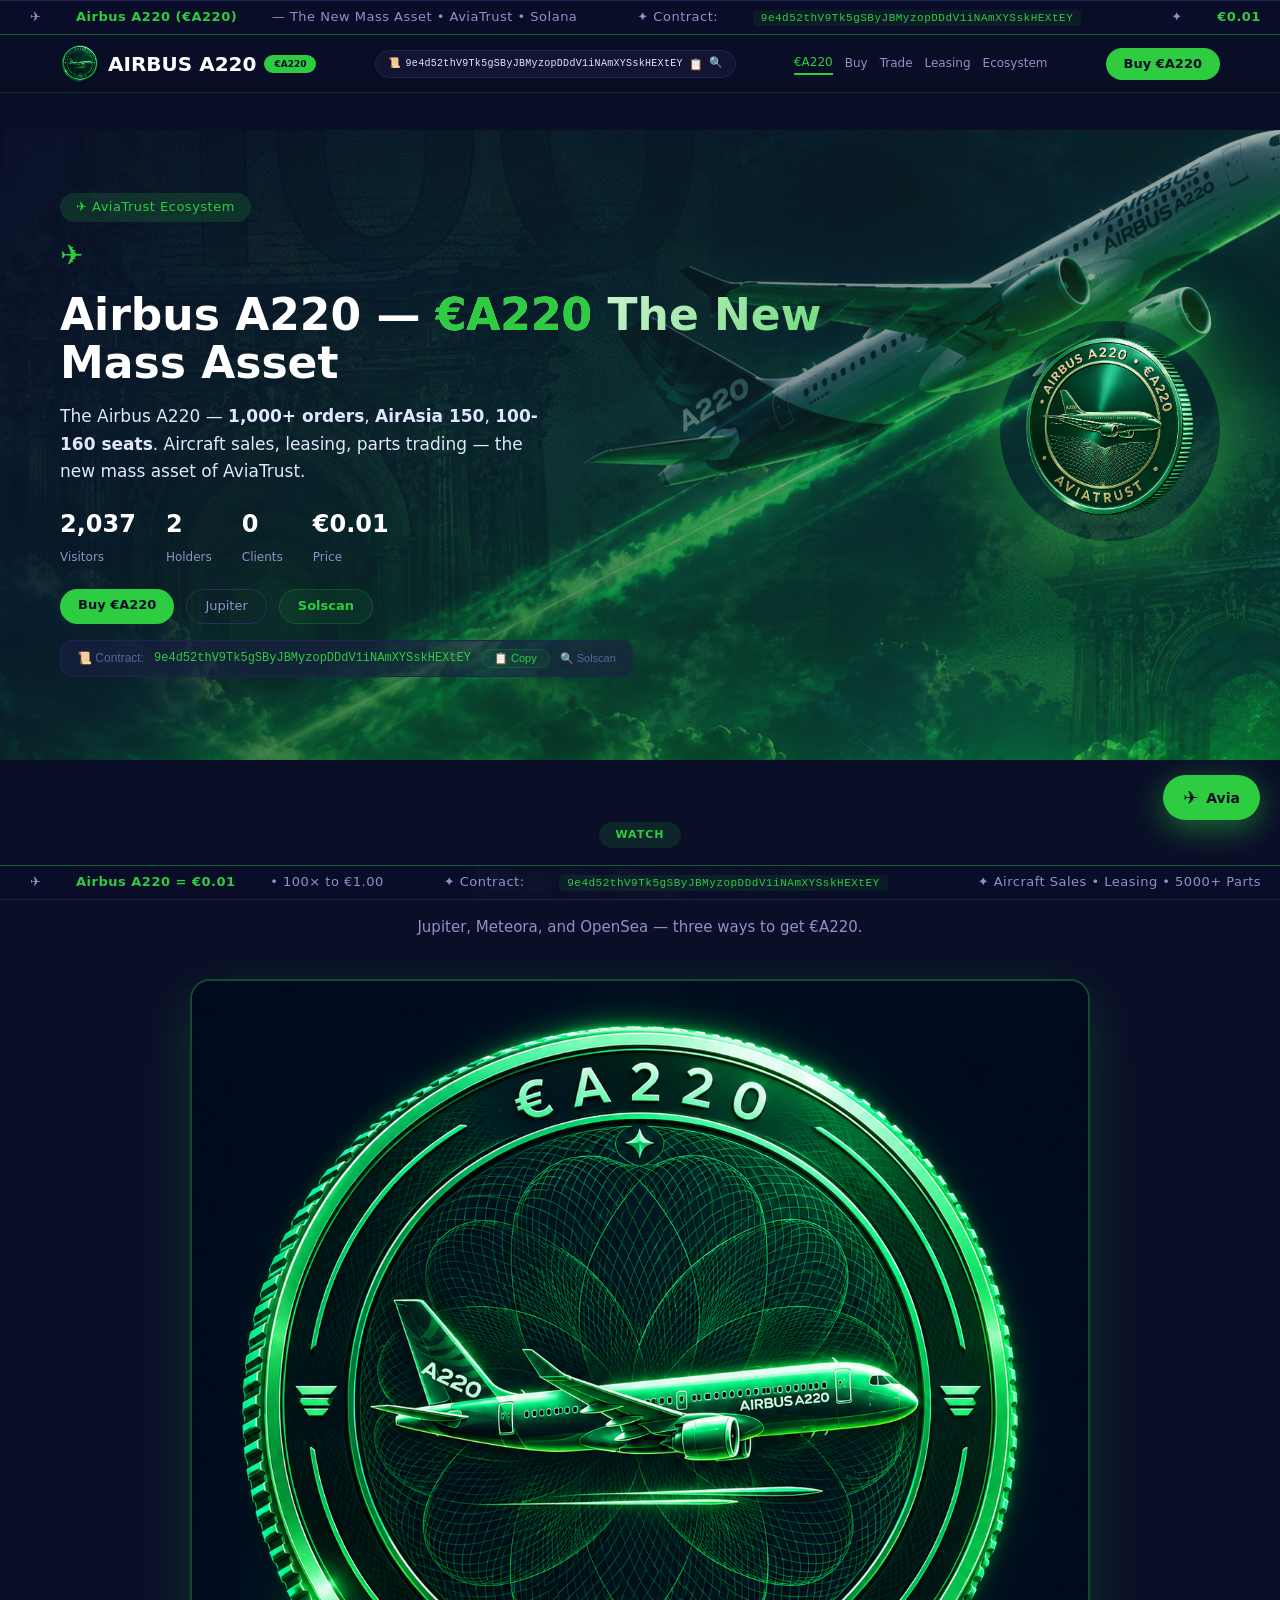
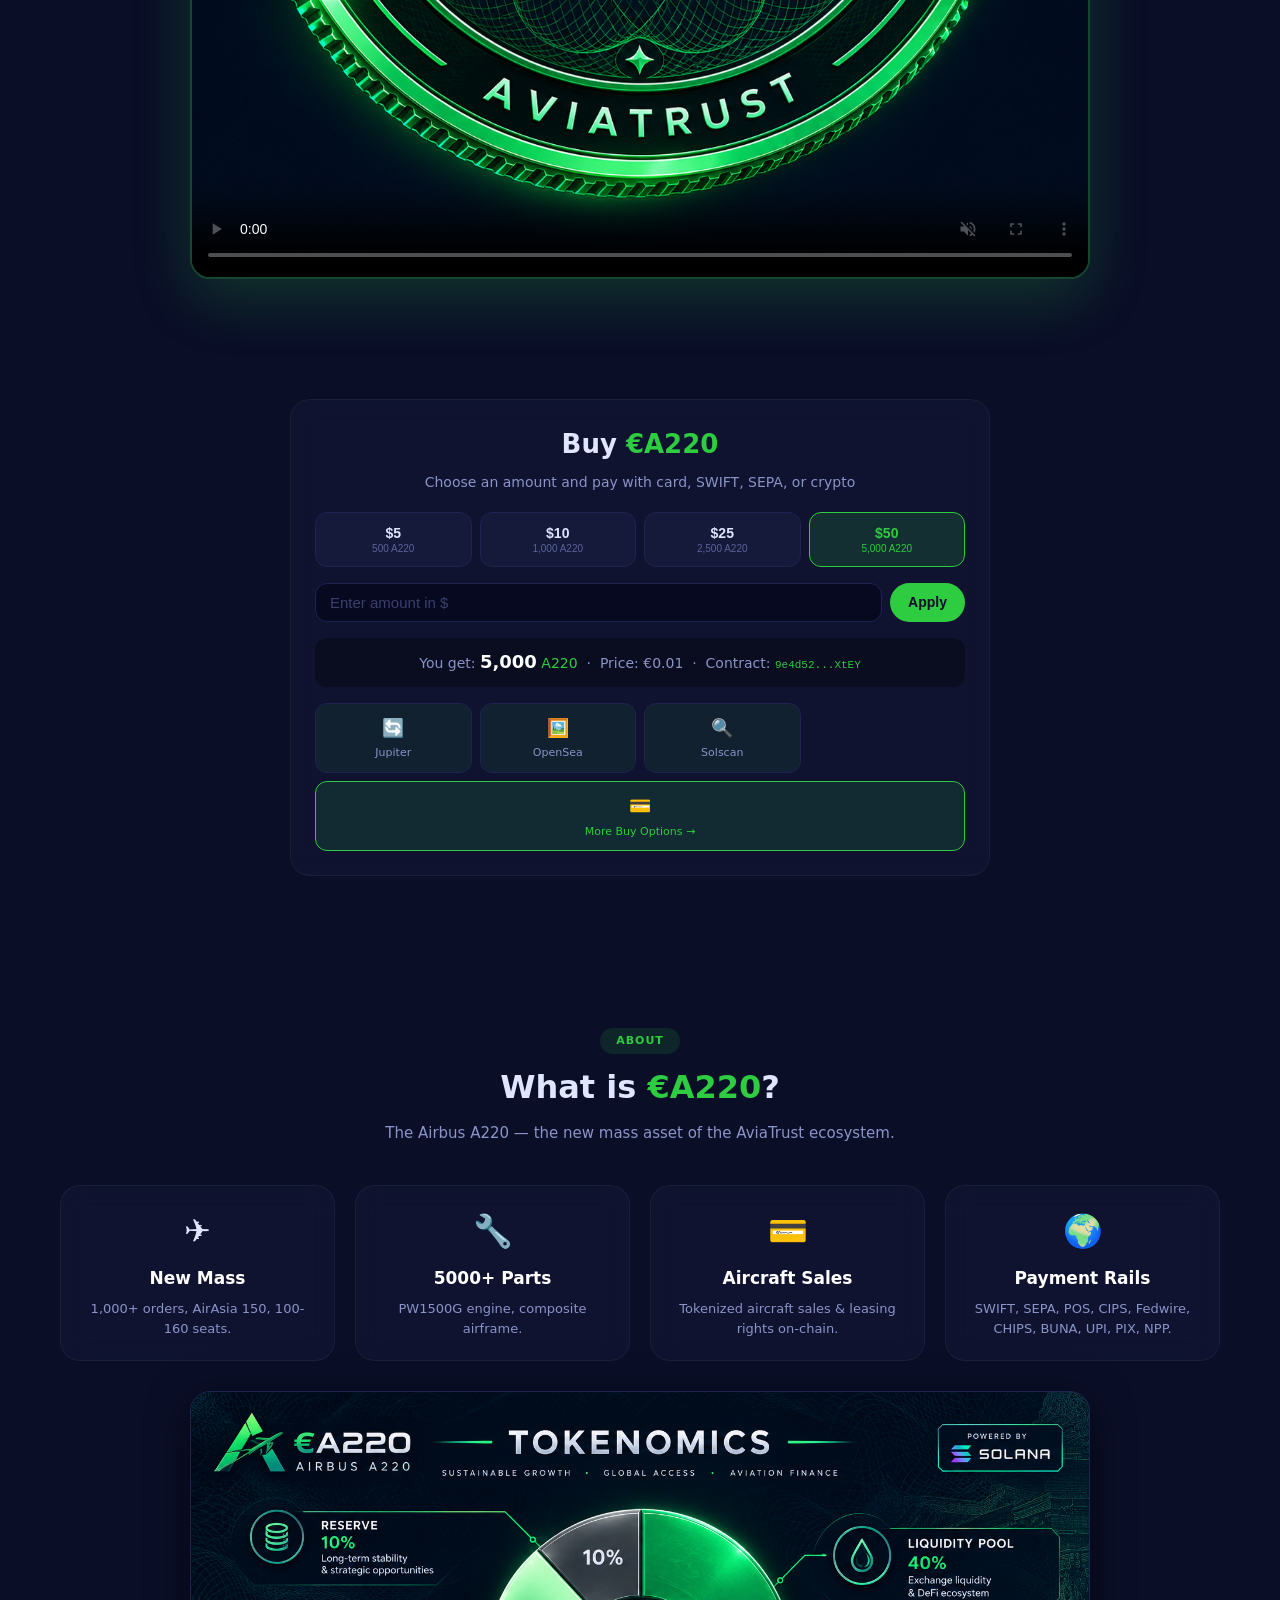
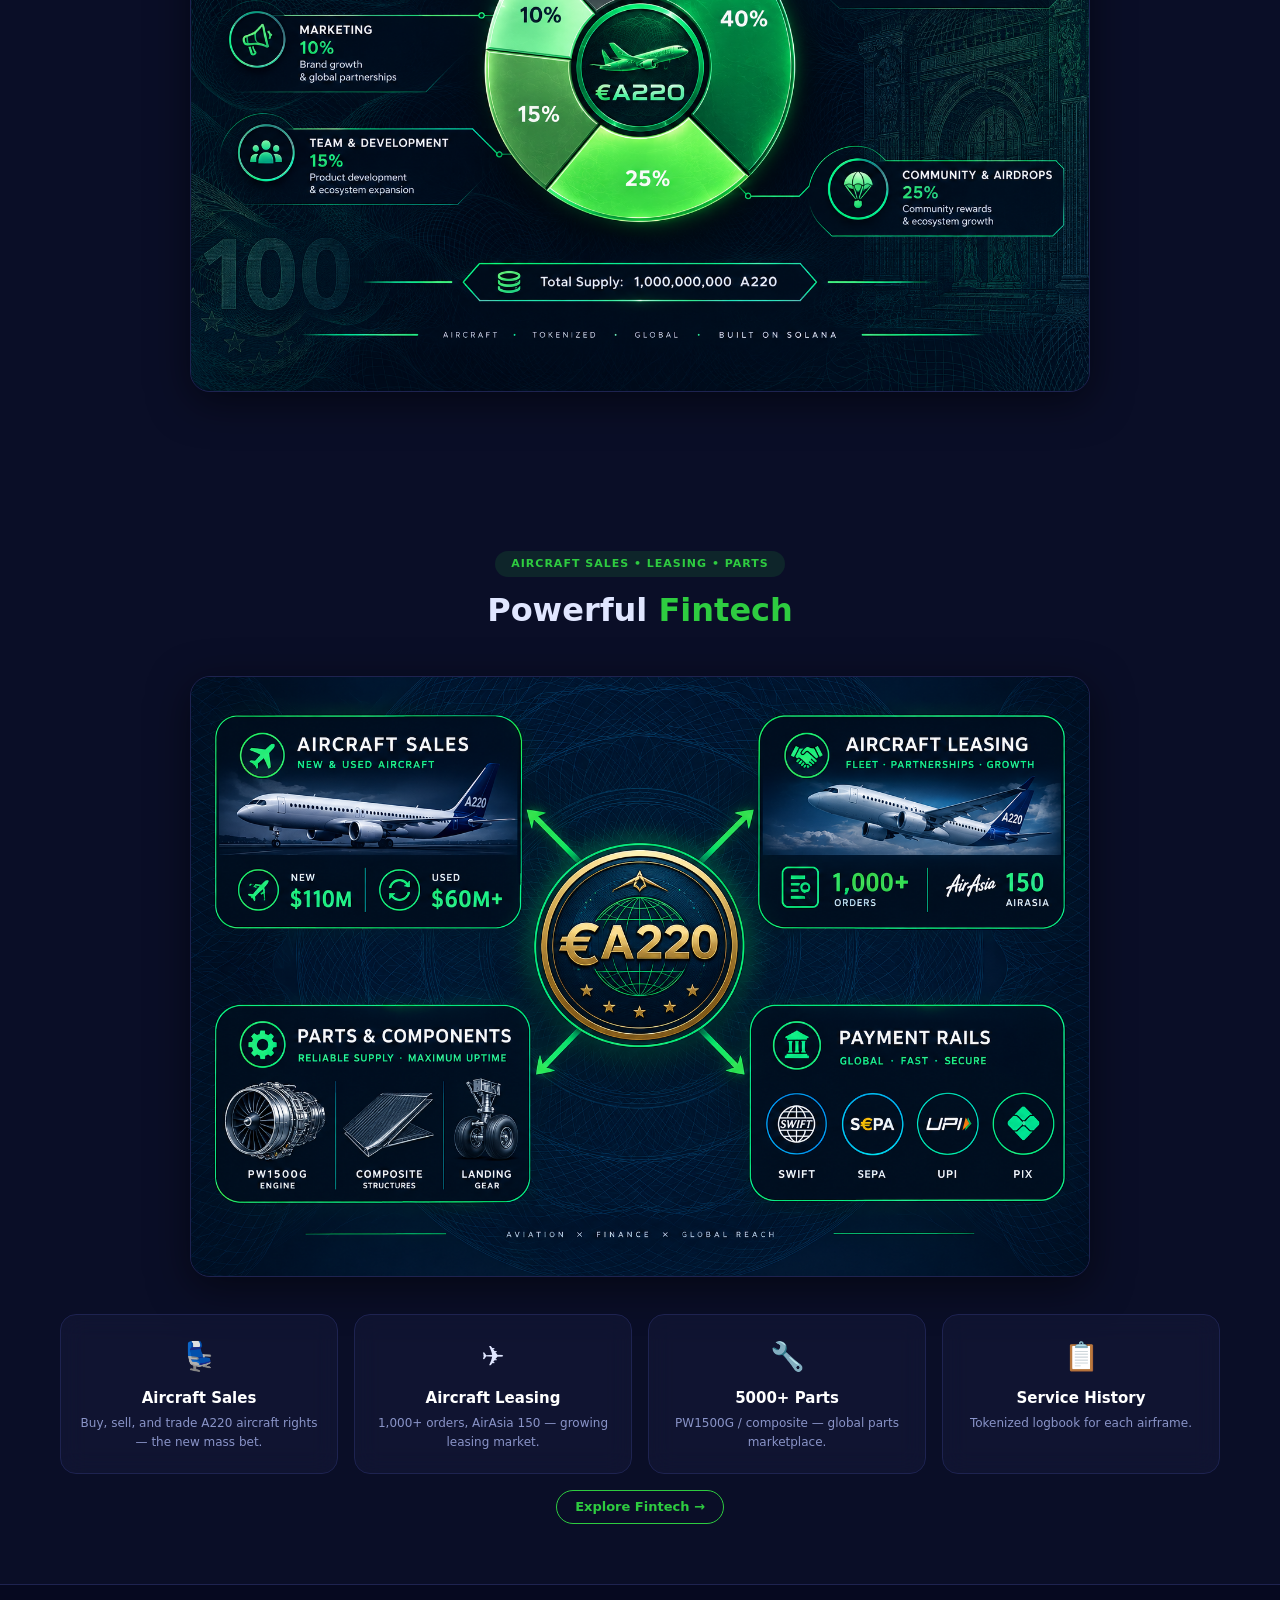
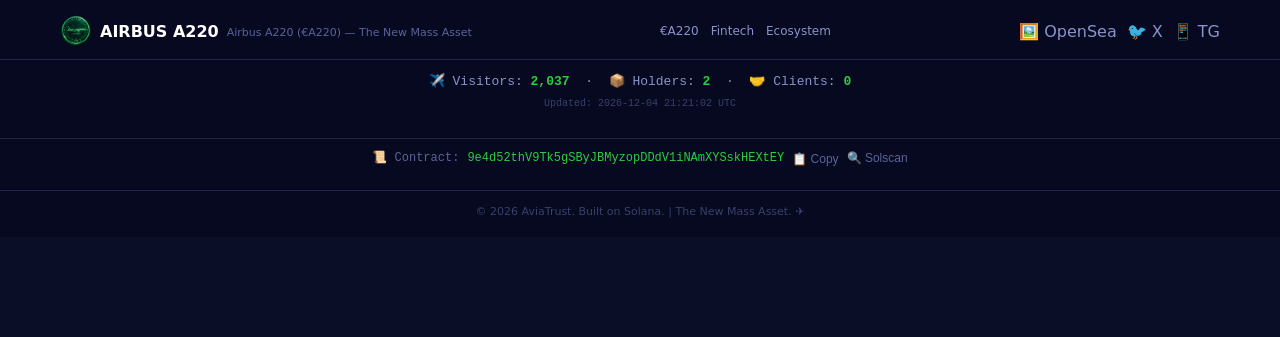
<file: index.html>
<!DOCTYPE html>
<html lang="en">
<head>
    <meta charset="UTF-8" />
    <meta name="viewport" content="width=device-width, initial-scale=1.0"/>
    <title>Airbus A220 (€A220) — The New Mass Asset | AviaTrust</title>
    <meta name="description" content="Airbus A220 — the new mass asset of AviaTrust. 1,000+ orders, AirAsia 150. Aircraft sales, leasing, 5000+ parts." />
    <link rel="icon" href="a220_logo.png" />
    <link rel="stylesheet" href="ai-agent.css" />
    <style>
        * { margin: 0; padding: 0; box-sizing: border-box; }
        body { font-family: 'Segoe UI', system-ui, sans-serif; background: #0A0E27; color: #E0E6FF; line-height: 1.6; overflow-x: hidden; padding-top: 130px; padding-bottom: 60px; }
        .container { max-width: 1200px; margin: 0 auto; padding: 0 20px; }
        .ticker { position: fixed; left: 0; width: 100%; z-index: 1000; background: rgba(10, 14, 39, 0.95); border-top: 1px solid #1E2350; border-bottom: 1px solid #1E2350; overflow: hidden; padding: 6px 0; backdrop-filter: blur(8px); }
        .ticker-top { top: 0; border-bottom: 1px solid rgba(46,204,64,0.4); }
        .ticker-bottom { bottom: 0; border-top: 1px solid rgba(46,204,64,0.4); }
        .ticker-track { display: flex; white-space: nowrap; animation: tickerScroll 45s linear infinite; width: max-content; }
        .ticker-track span { margin: 0 30px; font-size: 13px; color: #8A94C8; letter-spacing: 0.5px; flex-shrink: 0; }
        .ticker-track .highlight-ticker { color: #2ECC40; font-weight: 600; }
        .ticker-track .contract-ticker { font-family: 'Courier New', monospace; color: #2ECC40; background: rgba(46,204,64,0.08); padding: 2px 8px; border-radius: 4px; font-size: 11px; }
        @keyframes tickerScroll { 0% { transform: translateX(0); } 100% { transform: translateX(-50%); } }
        .ticker-bottom .ticker-track { animation-duration: 38s; }
        header { position: fixed; top: 36px; left: 0; width: 100%; background: rgba(10, 14, 39, 0.92); backdrop-filter: blur(12px); z-index: 900; border-bottom: 1px solid rgba(46,204,64,0.2); padding: 8px 0; }
        .header-inner { display: flex; align-items: center; justify-content: space-between; flex-wrap: wrap; gap: 8px; }
        .logo { display: flex; align-items: center; gap: 8px; }
        .logo img { height: 40px; width: auto; border-radius: 50%; }
        .logo-text { font-size: 20px; font-weight: 700; color: #fff; }
        .logo-badge { font-size: 9px; background: #2ECC40; color: #0A0E27; padding: 2px 10px; border-radius: 20px; font-weight: 600; text-transform: uppercase; }
        .header-contract { font-size: 10px; color: #5A649A; background: rgba(26,30,65,0.5); padding: 4px 12px; border-radius: 20px; border: 1px solid #1E2350; display: inline-flex; align-items: center; gap: 6px; font-family: 'Courier New', monospace; }
        .header-contract .addr { color: #E0E6FF; letter-spacing: 0.3px; }
        .header-contract .copy-btn { background: transparent; border: none; color: #5A649A; cursor: pointer; font-size: 11px; }
        .header-contract .copy-btn:hover { color: #2ECC40; }
        .header-contract .solscan-link { color: #5A649A; text-decoration: none; font-size: 11px; }
        .header-contract .solscan-link:hover { color: #2ECC40; }
        nav { display: flex; gap: 12px; align-items: center; flex-wrap: wrap; }
        nav a { color: #8A94C8; text-decoration: none; font-size: 12px; font-weight: 500; transition: 0.3s; }
        nav a:hover { color: #2ECC40; }
        nav a.active { color: #2ECC40; border-bottom: 2px solid #2ECC40; }
        .btn-primary { background: #2ECC40; color: #0A0E27; padding: 6px 18px; border-radius: 30px; font-weight: 700; text-decoration: none; transition: 0.3s; border: none; cursor: pointer; display: inline-block; font-size: 13px; }
        .btn-primary:hover { background: #4ADE5C; transform: scale(1.02); box-shadow: 0 0 25px rgba(46,204,64,0.4); }
        .btn-secondary { background: transparent; color: #2ECC40; padding: 6px 18px; border-radius: 30px; font-weight: 600; text-decoration: none; border: 1px solid #2ECC40; transition: 0.3s; display: inline-block; font-size: 13px; }
        .btn-secondary:hover { background: #2ECC40; color: #0A0E27; }
        .btn-outline { background: transparent; color: #8A94C8; padding: 6px 18px; border-radius: 30px; font-weight: 500; text-decoration: none; border: 1px solid #2A2F5A; transition: 0.3s; display: inline-block; font-size: 13px; }
        .btn-outline:hover { border-color: #2ECC40; color: #fff; }
        .btn-glass { background: rgba(46,204,64, 0.08); backdrop-filter: blur(10px); color: #2ECC40; padding: 6px 18px; border-radius: 30px; font-weight: 600; text-decoration: none; border: 1px solid rgba(46,204,64,0.2); transition: 0.3s; display: inline-block; font-size: 13px; }
        .btn-glass:hover { background: rgba(46,204,64,0.2); border-color: #2ECC40; }
        .hero { padding: 20px 0 40px; position: relative; z-index: 1; min-height: 70vh; display: flex; align-items: center; background-image: url('a220_hero_bg.png'); background-size: cover; background-position: center; background-attachment: fixed; }
        .hero::before { content: ''; position: absolute; top: 0; left: 0; right: 0; bottom: 0; background: linear-gradient(135deg, rgba(10,14,39,0.92) 0%, rgba(46,204,64,0.15) 100%); z-index: -1; }
        .hero-inner { display: flex; align-items: center; gap: 40px; position: relative; z-index: 1; }
        .hero-content { flex: 1; }
        .hero-tag { display: inline-block; background: rgba(46,204,64,0.15); color: #2ECC40; padding: 4px 16px; border-radius: 20px; font-size: 13px; font-weight: 500; letter-spacing: 0.5px; margin-bottom: 12px; }
        .hero h1 { font-size: 44px; font-weight: 800; line-height: 1.1; margin-bottom: 16px; background: linear-gradient(135deg, #fff 40%, #2ECC40 100%); -webkit-background-clip: text; -webkit-text-fill-color: transparent; background-clip: text; }
        .hero h1 .highlight { color: #2ECC40; -webkit-text-fill-color: #2ECC40; }
        .hero .plane-icon { display: block; font-size: 28px; color: #2ECC40; margin-bottom: 12px; }
        .hero p { font-size: 17px; color: #E0E6FF; max-width: 500px; margin-bottom: 20px; }
        .hero-stats { display: flex; gap: 30px; margin-bottom: 20px; flex-wrap: wrap; }
        .stat-number { display: block; font-size: 24px; font-weight: 700; color: #fff; }
        .stat-label { font-size: 12px; color: #8A94C8; }
        .hero-actions { display: flex; gap: 12px; flex-wrap: wrap; }
        .contract-hero { margin-top: 16px; padding: 8px 16px; background: rgba(26,30,65,0.6); border-radius: 12px; border: 1px solid #1E2350; display: inline-flex; align-items: center; gap: 10px; flex-wrap: wrap; font-size: 12px; font-family: 'Courier New', monospace; }
        .contract-hero .label { color: #5A649A; font-family: 'Segoe UI', sans-serif; }
        .contract-hero .addr { color: #2ECC40; }
        .contract-hero .copy-btn { background: rgba(46,204,64,0.08); border: 1px solid rgba(46,204,64,0.15); color: #2ECC40; padding: 2px 12px; border-radius: 16px; cursor: pointer; font-size: 11px; transition: 0.2s; font-family: 'Segoe UI', sans-serif; }
        .contract-hero .copy-btn:hover { background: rgba(46,204,64,0.2); }
        .contract-hero .solscan-link { color: #5A649A; text-decoration: none; font-size: 11px; font-family: 'Segoe UI', sans-serif; }
        .contract-hero .solscan-link:hover { color: #fff; }
        .hero-visual { flex: 0 0 220px; text-align: center; }
        .hero-coin { width: 220px; height: 220px; border-radius: 50%; object-fit: cover; box-shadow: 0 0 80px rgba(46,204,64,0.5), 0 0 120px rgba(46,204,64,0.3); animation: floatCoin 4s ease-in-out infinite; }
        @keyframes floatCoin { 0%, 100% { transform: translateY(0) rotate(0deg); } 50% { transform: translateY(-15px) rotate(5deg); } }
        .video-section { padding: 60px 0; position: relative; z-index: 1; }
        .video-wrapper { max-width: 900px; margin: 0 auto; border-radius: 20px; overflow: hidden; border: 2px solid rgba(46,204,64,0.3); box-shadow: 0 20px 60px rgba(46,204,64,0.2); transition: 0.3s; }
        .video-wrapper:hover { box-shadow: 0 20px 80px rgba(46,204,64,0.4); transform: translateY(-4px); border-color: #2ECC40; }
        .video-wrapper video { width: 100%; display: block; }
        .quick-buy { max-width: 700px; margin: 0 auto 30px; background: rgba(26, 30, 65, 0.5); border: 1px solid #1E2350; border-radius: 20px; padding: 24px 32px; backdrop-filter: blur(12px); text-align: center; }
        .quick-buy h2 { font-size: 26px; margin-bottom: 6px; }
        .quick-buy h2 .highlight { color: #2ECC40; }
        .quick-buy .sub { color: #8A94C8; margin-bottom: 18px; font-size: 14px; }
        .buy-amount-grid { display: grid; grid-template-columns: repeat(4, 1fr); gap: 8px; margin-bottom: 16px; }
        .buy-amount-btn { background: rgba(26, 30, 65, 0.6); border: 1px solid #1E2350; border-radius: 12px; padding: 12px 6px; color: #E0E6FF; font-size: 14px; font-weight: 600; cursor: pointer; transition: 0.3s; }
        .buy-amount-btn:hover, .buy-amount-btn.active { border-color: #2ECC40; background: rgba(46,204,64,0.15); color: #2ECC40; }
        .buy-amount-btn small { display: block; font-size: 10px; font-weight: 400; color: #5A649A; margin-top: 2px; }
        .buy-amount-btn.active small { color: #2ECC40; }
        .buy-custom-row { display: flex; gap: 8px; margin-bottom: 16px; }
        .buy-custom-row input { flex: 1; padding: 10px 14px; border-radius: 12px; border: 1px solid #1E2350; background: #060920; color: #fff; font-size: 15px; outline: none; min-width: 0; }
        .buy-custom-row input:focus { border-color: #2ECC40; }
        .buy-custom-row input::placeholder { color: #3A406A; }
        .buy-total { background: rgba(0,0,0,0.3); border-radius: 12px; padding: 10px; margin-bottom: 16px; font-size: 14px; color: #8A94C8; }
        .buy-total strong { color: #fff; font-size: 18px; }
        .buy-links-grid { display: grid; grid-template-columns: repeat(4, 1fr); gap: 8px; margin-top: 12px; }
        .buy-links-grid a { background: rgba(46,204,64,0.08); border: 1px solid #1E2350; border-radius: 12px; padding: 10px 6px; color: #8A94C8; text-decoration: none; font-size: 11px; transition: 0.3s; text-align: center; }
        .buy-links-grid a:hover { border-color: #2ECC40; color: #2ECC40; background: rgba(46,204,64,0.05); }
        .buy-links-grid a .icon { display: block; font-size: 18px; margin-bottom: 2px; }
        section { padding: 60px 0; position: relative; z-index: 1; }
        .section-header { text-align: center; margin-bottom: 40px; }
        .section-tag { display: inline-block; background: rgba(46,204,64,0.12); color: #2ECC40; padding: 4px 16px; border-radius: 20px; font-size: 11px; font-weight: 600; text-transform: uppercase; letter-spacing: 1px; }
        .section-header h2 { font-size: 32px; font-weight: 700; margin: 8px 0; }
        .section-header h2 .highlight { color: #2ECC40; }
        .section-header p { color: #8A94C8; max-width: 600px; margin: 0 auto; font-size: 15px; }
        .glass-card { background: rgba(26, 30, 65, 0.35); backdrop-filter: blur(12px); border: 1px solid rgba(255,255,255,0.05); border-radius: 20px; padding: 24px 24px; transition: 0.4s; }
        .glass-card:hover { border-color: rgba(46,204,64,0.2); transform: translateY(-4px); }
        .about-grid { display: grid; grid-template-columns: repeat(auto-fit, minmax(200px, 1fr)); gap: 20px; }
        .about-card { text-align: center; padding: 20px; }
        .about-icon { font-size: 32px; margin-bottom: 8px; }
        .about-card h3 { font-size: 17px; margin-bottom: 6px; color: #fff; }
        .about-card p { font-size: 13px; color: #8A94C8; }
        .rwa-grid { display: grid; grid-template-columns: repeat(auto-fit, minmax(200px, 1fr)); gap: 16px; }
        .rwa-card { background: rgba(26,30,65,0.4); border: 1px solid #1E2350; border-radius: 16px; padding: 20px 18px; text-align: center; transition: 0.3s; }
        .rwa-card:hover { border-color: #2ECC40; transform: translateY(-4px); }
        .rwa-card .rwa-icon { font-size: 28px; margin-bottom: 6px; }
        .rwa-card h4 { color: #fff; font-size: 15px; }
        .rwa-card p { color: #8A94C8; font-size: 12px; margin-top: 4px; }
        .image-block { max-width: 900px; margin: 30px auto; text-align: center; }
        .image-block img { max-width: 100%; border-radius: 20px; border: 1px solid #1E2350; box-shadow: 0 10px 40px rgba(0,0,0,0.5); }
        footer { background: #060920; padding: 30px 0 16px; position: relative; z-index: 1; border-top: 1px solid #1E2350; margin-bottom: 40px; }
        .footer-inner { display: flex; justify-content: space-between; align-items: center; flex-wrap: wrap; gap: 12px; }
        .footer-brand { display: flex; align-items: center; gap: 8px; }
        .footer-brand img { height: 32px; width: auto; border-radius: 50%; }
        .footer-brand .logo-text { font-size: 16px; }
        .footer-brand p { font-size: 11px; color: #5A649A; margin-top: 2px; }
        .footer-links { display: flex; gap: 12px; flex-wrap: wrap; }
        .footer-links a { color: #8A94C8; text-decoration: none; font-size: 12px; }
        .footer-links a:hover { color: #2ECC40; }
        .footer-social { display: flex; gap: 10px; }
        .footer-social a { color: #8A94C8; text-decoration: none; font-size: 16px; }
        .footer-social a:hover { color: #2ECC40; }
        .footer-counter { text-align: center; padding: 12px 0; border-top: 1px solid #1E2350; margin-top: 12px; font-size: 13px; color: #8A94C8; font-family: 'Courier New', monospace; }
        .footer-counter .counter-visitors { color: #2ECC40; font-weight: 600; }
        .footer-counter .counter-holders { color: #2ECC40; font-weight: 600; }
        .footer-counter .counter-clients { color: #2ECC40; font-weight: 600; }
        .footer-counter .time { font-size: 10px; color: #3A406A; }
        .footer-contract { text-align: center; padding: 10px 0; border-top: 1px solid #1E2350; margin-top: 12px; font-size: 12px; color: #5A649A; display: flex; align-items: center; justify-content: center; gap: 8px; flex-wrap: wrap; font-family: 'Courier New', monospace; }
        .footer-contract .addr { color: #2ECC40; }
        .footer-contract .copy-btn { background: transparent; border: none; color: #5A649A; cursor: pointer; font-size: 12px; font-family: 'Segoe UI', sans-serif; }
        .footer-contract .copy-btn:hover { color: #2ECC40; }
        .footer-contract .solscan-link { color: #5A649A; text-decoration: none; font-size: 12px; font-family: 'Segoe UI', sans-serif; }
        .footer-contract .solscan-link:hover { color: #fff; }
        .footer-bottom { text-align: center; padding-top: 12px; border-top: 1px solid #1E2350; margin-top: 12px; font-size: 11px; color: #3A406A; }
        @media (max-width: 768px) {
            body { padding-top: 180px; }
            header { top: 34px; padding: 6px 0; }
            .header-inner { flex-direction: column; align-items: stretch; }
            .header-contract { font-size: 9px; padding: 2px 8px; justify-content: center; }
            nav { justify-content: center; gap: 6px; }
            nav a { font-size: 10px; }
            .hero { padding: 10px 0 30px; background-attachment: scroll; }
            .hero-inner { flex-direction: column; text-align: center; }
            .hero h1 { font-size: 30px; }
            .hero-stats { justify-content: center; gap: 14px; }
            .hero-actions { justify-content: center; }
            .contract-hero { justify-content: center; font-size: 10px; }
            .hero-visual { flex: 0 0 150px; }
            .hero-coin { width: 150px; height: 150px; }
            .quick-buy { padding: 16px; }
            .buy-amount-grid { grid-template-columns: repeat(2, 1fr); }
            .buy-links-grid { grid-template-columns: 1fr 1fr; }
            .buy-custom-row { flex-direction: column; }
            section { padding: 30px 0; }
            .footer-inner { flex-direction: column; text-align: center; }
            .footer-contract { font-size: 10px; flex-direction: column; gap: 4px; }
        }
        @media (max-width: 480px) {
            .hero h1 { font-size: 24px; }
            .hero-stats { gap: 8px; }
            .stat-number { font-size: 16px; }
            .buy-amount-grid { grid-template-columns: 1fr 1fr; }
            .buy-links-grid { grid-template-columns: 1fr; }
            .header-contract { display: none; }
        }
    </style>
</head>
<body>

<div class="ticker ticker-top">
    <div class="ticker-track">
        <span>✈️ <span class="highlight-ticker">Airbus A220 (€A220)</span> — The New Mass Asset • AviaTrust • Solana</span>
        <span>✦ Contract: <span class="contract-ticker">9e4d52thV9Tk5gSByJBMyzopDDdV1iNAmXYSskHEXtEY</span></span>
        <span>✦ <span class="highlight-ticker">€0.01</span> → 100× to €1.00</span>
        <span>✦ 1,000+ Orders • AirAsia 150 • 100-160 Seats</span>
        <span>✦ SWIFT • SEPA • POS • Leasing • Aircraft Sales</span>
        <span>✈️ <span class="highlight-ticker">Airbus A220 (€A220)</span> — The New Mass Asset • AviaTrust • Solana</span>
        <span>✦ Contract: <span class="contract-ticker">9e4d52thV9Tk5gSByJBMyzopDDdV1iNAmXYSskHEXtEY</span></span>
        <span>✦ <span class="highlight-ticker">€0.01</span> → 100× to €1.00</span>
        <span>✦ 1,000+ Orders • AirAsia 150 • 100-160 Seats</span>
        <span>✦ SWIFT • SEPA • POS • Leasing • Aircraft Sales</span>
    </div>
</div>

<header>
    <div class="container header-inner">
        <div class="logo">
            <img src="a220_logo.png" alt="Airbus A220 Logo" />
            <span class="logo-text">AIRBUS A220</span>
            <span class="logo-badge">€A220</span>
        </div>
        <div class="header-contract">
            📜 <span class="addr">9e4d52thV9Tk5gSByJBMyzopDDdV1iNAmXYSskHEXtEY</span>
            <button onclick="navigator.clipboard.writeText('9e4d52thV9Tk5gSByJBMyzopDDdV1iNAmXYSskHEXtEY')" class="copy-btn">📋</button>
            <a href="https://solscan.io/token/9e4d52thV9Tk5gSByJBMyzopDDdV1iNAmXYSskHEXtEY" target="_blank" class="solscan-link">🔍</a>
        </div>
        <nav>
            <a href="index.html" class="active">€A220</a>
            <a href="buy.html">Buy</a>
            <a href="trade.html">Trade</a>
            <a href="fintech2.html">Leasing</a>
            <a href="ecosystem.html">Ecosystem</a>
        </nav>
        <a href="buy.html" class="btn-primary">Buy €A220</a>
    </div>
</header>

<section class="hero">
    <div class="container hero-inner">
        <div class="hero-content">
            <div class="hero-tag">✈️ AviaTrust Ecosystem</div>
            <span class="plane-icon">✈</span>
            <h1>Airbus A220 — <span class="highlight">€A220</span> The New Mass Asset</h1>
            <p>
                The Airbus A220 — <strong>1,000+ orders</strong>, <strong>AirAsia 150</strong>, <strong>100-160 seats</strong>.
                Aircraft sales, leasing, parts trading — the new mass asset of AviaTrust.
            </p>
            <div class="hero-stats">
                <div class="stat"><span class="stat-number counter-visitors">2030</span><span class="stat-label">Visitors</span></div>
                <div class="stat"><span class="stat-number counter-holders">2</span><span class="stat-label">Holders</span></div>
                <div class="stat"><span class="stat-number counter-clients">0</span><span class="stat-label">Clients</span></div>
                <div class="stat"><span class="stat-number">€0.01</span><span class="stat-label">Price</span></div>
            </div>
            <div class="hero-actions">
                <a href="buy.html" class="btn-primary">Buy €A220</a>
                <a href="https://jup.ag/swap/SOL-9e4d52thV9Tk5gSByJBMyzopDDdV1iNAmXYSskHEXtEY" target="_blank" class="btn-outline">Jupiter</a>
                <a href="https://solscan.io/token/9e4d52thV9Tk5gSByJBMyzopDDdV1iNAmXYSskHEXtEY" target="_blank" class="btn-glass">Solscan</a>
            </div>
            <div class="contract-hero">
                <span class="label">📜 Contract:</span>
                <span class="addr">9e4d52thV9Tk5gSByJBMyzopDDdV1iNAmXYSskHEXtEY</span>
                <button onclick="navigator.clipboard.writeText('9e4d52thV9Tk5gSByJBMyzopDDdV1iNAmXYSskHEXtEY')" class="copy-btn">📋 Copy</button>
                <a href="https://solscan.io/token/9e4d52thV9Tk5gSByJBMyzopDDdV1iNAmXYSskHEXtEY" target="_blank" class="solscan-link">🔍 Solscan</a>
            </div>
        </div>
        <div class="hero-visual">
            <img src="a220_coin.png" alt="Airbus A220 Coin" class="hero-coin" onerror="this.onerror=null;this.src='a220_logo.png';" />
        </div>
    </div>
</section>

<section class="video-section" id="promo-video">
    <div class="container">
        <div class="section-header">
            <span class="section-tag">Watch</span>
            <h2>How to Buy <span class="highlight">€A220</span></h2>
            <p>Jupiter, Meteora, and OpenSea — three ways to get €A220.</p>
        </div>
        <div class="video-wrapper">
            <video controls autoplay muted loop playsinline poster="a220_logo.png">
                <source src="a220_promo_video.mp4" type="video/mp4">
                Your browser does not support video.
            </video>
        </div>
    </div>
</section>

<section id="buy">
    <div class="container">
        <div class="quick-buy glass-card">
            <h2>Buy <span class="highlight">€A220</span></h2>
            <p class="sub">Choose an amount and pay with card, SWIFT, SEPA, or crypto</p>
            <div class="buy-amount-grid">
                <button class="buy-amount-btn" data-usd="5">$5 <small>500 A220</small></button>
                <button class="buy-amount-btn" data-usd="10">$10 <small>1,000 A220</small></button>
                <button class="buy-amount-btn" data-usd="25">$25 <small>2,500 A220</small></button>
                <button class="buy-amount-btn active" data-usd="50">$50 <small>5,000 A220</small></button>
            </div>
            <div class="buy-custom-row">
                <input type="number" id="customAmount" placeholder="Enter amount in $" min="1" step="1" />
                <button class="btn-primary" id="setCustomBtn" style="padding: 10px 18px; font-size: 14px;">Apply</button>
            </div>
            <div class="buy-total">
                You get: <strong id="totalA220">5,000</strong> <span style="color:#2ECC40;">A220</span>
                &nbsp;·&nbsp; Price: <span id="displayPrice">€0.01</span>
                &nbsp;·&nbsp; Contract: <span style="font-family:monospace; font-size:11px; color:#2ECC40;">9e4d52...XtEY</span>
            </div>
            <div class="buy-links-grid">
                <a href="https://jup.ag/swap/SOL-9e4d52thV9Tk5gSByJBMyzopDDdV1iNAmXYSskHEXtEY" target="_blank"><span class="icon">🔄</span> Jupiter</a>
                <a href="https://opensea.io/token/solana/9e4d52thV9Tk5gSByJBMyzopDDdV1iNAmXYSskHEXtEY" target="_blank"><span class="icon">🖼️</span> OpenSea</a>
                <a href="https://solscan.io/token/9e4d52thV9Tk5gSByJBMyzopDDdV1iNAmXYSskHEXtEY" target="_blank"><span class="icon">🔍</span> Solscan</a>
                <a href="buy.html" style="grid-column: span 4; background: rgba(46,204,64,0.12); border-color: #2ECC40; color: #2ECC40;"><span class="icon">💳</span> More Buy Options →</a>
            </div>
        </div>
    </div>
</section>

<section id="about">
    <div class="container">
        <div class="section-header">
            <span class="section-tag">About</span>
            <h2>What is <span class="highlight">€A220</span>?</h2>
            <p>The Airbus A220 — the new mass asset of the AviaTrust ecosystem.</p>
        </div>
        <div class="about-grid">
            <div class="about-card glass-card"><div class="about-icon">✈️</div><h3>New Mass</h3><p>1,000+ orders, AirAsia 150, 100-160 seats.</p></div>
            <div class="about-card glass-card"><div class="about-icon">🔧</div><h3>5000+ Parts</h3><p>PW1500G engine, composite airframe.</p></div>
            <div class="about-card glass-card"><div class="about-icon">💳</div><h3>Aircraft Sales</h3><p>Tokenized aircraft sales &amp; leasing rights on-chain.</p></div>
            <div class="about-card glass-card"><div class="about-icon">🌍</div><h3>Payment Rails</h3><p>SWIFT, SEPA, POS, CIPS, Fedwire, CHIPS, BUNA, UPI, PIX, NPP.</p></div>
        </div>
        <div class="image-block">
            <img src="a220_chart.png" alt="Airbus A220 Tokenomics Chart" />
        </div>
    </div>
</section>

<section id="fintech">
    <div class="container">
        <div class="section-header">
            <span class="section-tag">Aircraft Sales • Leasing • Parts</span>
            <h2>Powerful <span class="highlight">Fintech</span></h2>
        </div>
        <div class="image-block">
            <img src="a220_fintech_diagram.png" alt="Airbus A220 Fintech Diagram" />
        </div>
        <div class="rwa-grid">
            <div class="rwa-card glass-card"><div class="rwa-icon">💺</div><h4>Aircraft Sales</h4><p>Buy, sell, and trade A220 aircraft rights — the new mass bet.</p></div>
            <div class="rwa-card glass-card"><div class="rwa-icon">✈️</div><h4>Aircraft Leasing</h4><p>1,000+ orders, AirAsia 150 — growing leasing market.</p></div>
            <div class="rwa-card glass-card"><div class="rwa-icon">🔧</div><h4>5000+ Parts</h4><p>PW1500G / composite — global parts marketplace.</p></div>
            <div class="rwa-card glass-card"><div class="rwa-icon">📋</div><h4>Service History</h4><p>Tokenized logbook for each airframe.</p></div>
        </div>
        <div style="text-align:center; margin-top:16px;">
            <a href="fintech2.html" class="btn-secondary">Explore Fintech →</a>
        </div>
    </div>
</section>

<div class="ticker ticker-bottom">
    <div class="ticker-track">
        <span>✈️ <span class="highlight-ticker">Airbus A220 = €0.01</span> • 100× to €1.00</span>
        <span>✦ Contract: <span class="contract-ticker">9e4d52thV9Tk5gSByJBMyzopDDdV1iNAmXYSskHEXtEY</span></span>
        <span>✦ Aircraft Sales • Leasing • 5000+ Parts</span>
        <span>✦ Solana — 65,000 TPS</span>
        <span>✦ SWIFT • SEPA • POS • CIPS • UPI • PIX</span>
        <span>✦ 365 Days Liquidity Lock</span>
        <span>✈️ <span class="highlight-ticker">Airbus A220 = €0.01</span> • 100× to €1.00</span>
        <span>✦ Contract: <span class="contract-ticker">9e4d52thV9Tk5gSByJBMyzopDDdV1iNAmXYSskHEXtEY</span></span>
        <span>✦ Aircraft Sales • Leasing • 5000+ Parts</span>
        <span>✦ Solana — 65,000 TPS</span>
        <span>✦ SWIFT • SEPA • POS • CIPS • UPI • PIX</span>
        <span>✦ 365 Days Liquidity Lock</span>
    </div>
</div>

<footer>
    <div class="container footer-inner">
        <div class="footer-brand">
            <img src="a220_logo.png" alt="Airbus A220" />
            <span class="logo-text">AIRBUS A220</span>
            <p>Airbus A220 (€A220) — The New Mass Asset</p>
        </div>
        <div class="footer-links">
            <a href="index.html">€A220</a>
            <a href="fintech1.html">Fintech</a>
            <a href="ecosystem.html">Ecosystem</a>
        </div>
        <div class="footer-social">
            <a href="https://opensea.io/token/solana/9e4d52thV9Tk5gSByJBMyzopDDdV1iNAmXYSskHEXtEY" target="_blank">🖼️ OpenSea</a>
            <a href="https://x.com/aviatrust" target="_blank">🐦 X</a>
            <a href="https://t.me/aviatrust" target="_blank">📱 TG</a>
        </div>
    </div>

    <div class="footer-counter">
        ✈️ Visitors: <span class="counter-visitors">2030</span>
        &nbsp;·&nbsp;
        📦 Holders: <span class="counter-holders">2</span>
        &nbsp;·&nbsp;
        🤝 Clients: <span class="counter-clients">0</span>
        <br />
        <span class="time counter-visitor-time">Updated: —</span>
    </div>

    <div class="footer-contract">
        📜 Contract: <span class="addr">9e4d52thV9Tk5gSByJBMyzopDDdV1iNAmXYSskHEXtEY</span>
        <button onclick="navigator.clipboard.writeText('9e4d52thV9Tk5gSByJBMyzopDDdV1iNAmXYSskHEXtEY')" class="copy-btn">📋 Copy</button>
        <a href="https://solscan.io/token/9e4d52thV9Tk5gSByJBMyzopDDdV1iNAmXYSskHEXtEY" target="_blank" class="solscan-link">🔍 Solscan</a>
    </div>
    <div class="footer-bottom">
        <p>© 2026 AviaTrust. Built on Solana. | The New Mass Asset. ✈️</p>
    </div>
</footer>

<script>
    document.querySelectorAll('.ticker-track').forEach(track => {
        const content = track.innerHTML;
        track.innerHTML = content + content + content;
    });

    const price = 0.01;
    const priceEl = document.getElementById('displayPrice');
    const totalEl = document.getElementById('totalA220');
    const customInput = document.getElementById('customAmount');
    const setCustomBtn = document.getElementById('setCustomBtn');

    setInterval(() => {
        const change = (Math.random() - 0.5) * 0.0005;
        const newPrice = Math.max(0.009, Math.min(0.011, price + change));
        priceEl.textContent = '€' + newPrice.toFixed(4);
    }, 3000);

    const amountBtns = document.querySelectorAll('.buy-amount-btn');
    amountBtns.forEach(btn => {
        btn.addEventListener('click', function() {
            amountBtns.forEach(b => b.classList.remove('active'));
            this.classList.add('active');
            const usd = parseFloat(this.dataset.usd);
            updateTotal(usd);
        });
    });

    setCustomBtn.addEventListener('click', function() {
        const val = parseFloat(customInput.value);
        if (val && val > 0) {
            amountBtns.forEach(b => b.classList.remove('active'));
            updateTotal(val);
        } else {
            alert('Enter a valid amount (e.g. 15)');
        }
    });

    customInput.addEventListener('keydown', function(e) {
        if (e.key === 'Enter') setCustomBtn.click();
    });

    function updateTotal(usd) {
        const a220Amount = Math.floor(usd / price);
        totalEl.textContent = a220Amount.toLocaleString();
    }

    updateTotal(50);

    document.querySelectorAll('a[href^="#"]').forEach(anchor => {
        anchor.addEventListener('click', function(e) {
            const href = this.getAttribute('href');
            if (href === '#') return;
            e.preventDefault();
            const target = document.querySelector(href);
            if (target) {
                const offset = 160;
                const top = target.getBoundingClientRect().top + window.pageYOffset - offset;
                window.scrollTo({ top, behavior: 'smooth' });
            }
        });
    });
</script>

<script src="counter.js"></script>
<script src="ai-agent.js"></script>

</body>
</html>
</file>
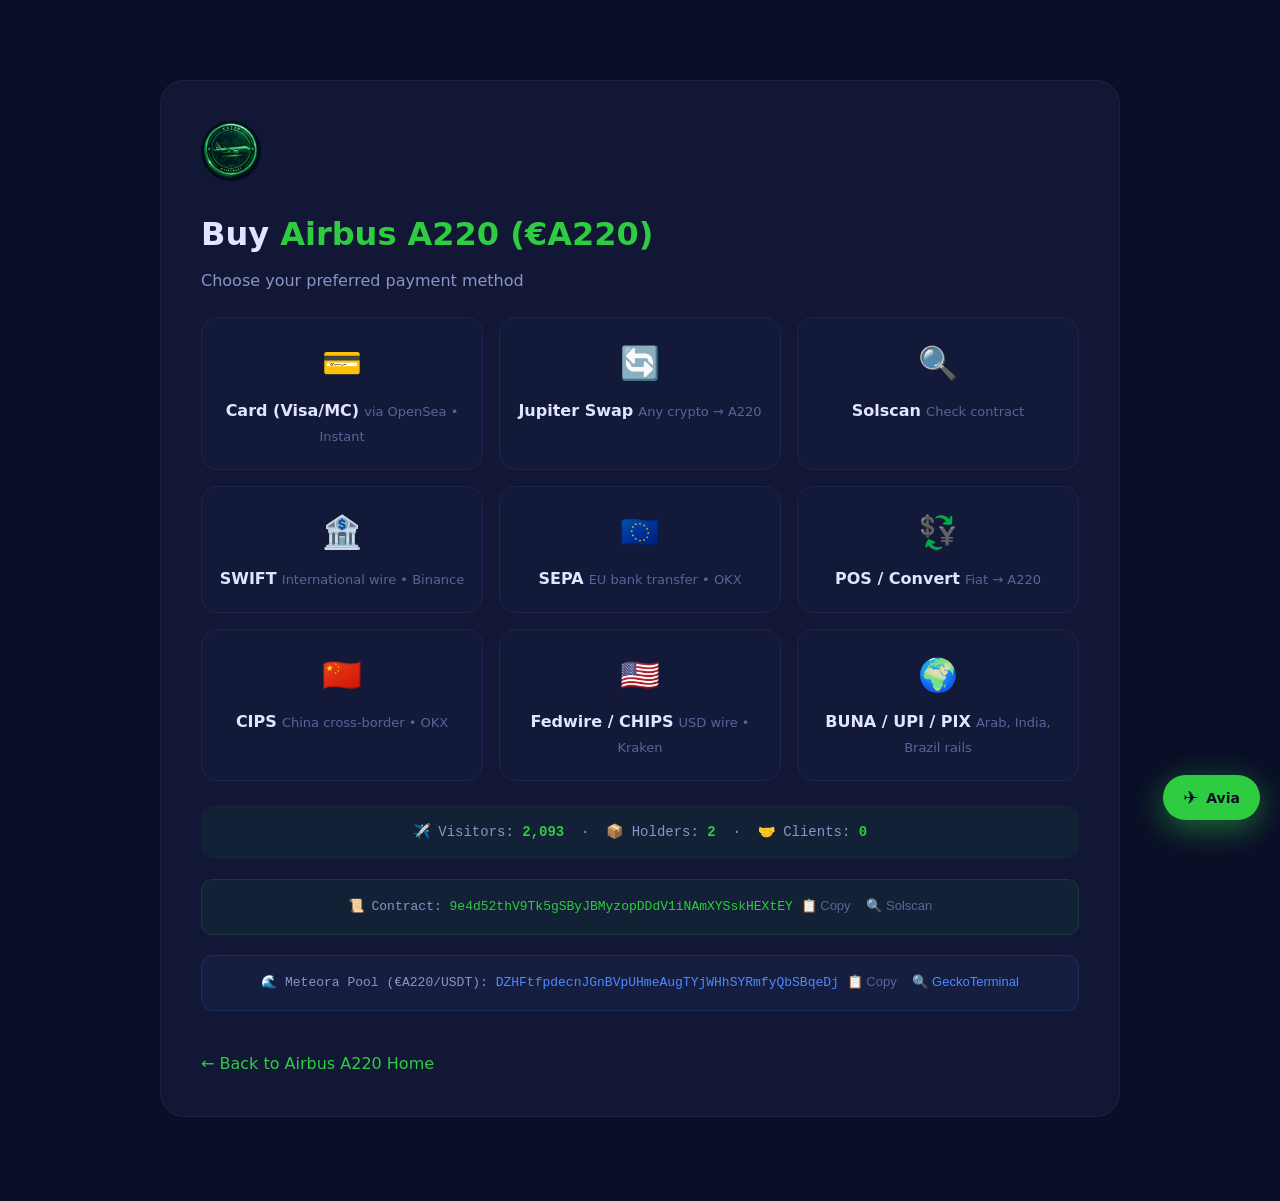
<file: buy.html>
<!DOCTYPE html>
<html lang="en">
<head>
    <meta charset="UTF-8" />
    <meta name="viewport" content="width=device-width, initial-scale=1.0"/>
    <title>Airbus A220 (€A220) — Buy with Card, SWIFT, SEPA</title>
    <link rel="icon" href="a220_logo.png" />
    <link rel="stylesheet" href="ai-agent.css" />
    <style>
        * { margin: 0; padding: 0; box-sizing: border-box; }
        body { font-family: 'Segoe UI', system-ui, sans-serif; background: #0A0E27; color: #E0E6FF; line-height: 1.6; padding-top: 80px; padding-bottom: 60px; }
        .container { max-width: 1000px; margin: 0 auto; padding: 0 20px; }
        .glass-card { background: rgba(26, 30, 65, 0.6); backdrop-filter: blur(12px); border: 1px solid rgba(255,255,255,0.05); border-radius: 24px; padding: 40px; margin-bottom: 24px; }
        .glass-card h1 { font-size: 32px; margin-bottom: 8px; }
        .glass-card h1 .highlight { color: #2ECC40; }
        .glass-card .sub { color: #8A94C8; margin-bottom: 24px; }
        .method-grid { display: grid; grid-template-columns: 1fr 1fr 1fr; gap: 16px; margin-bottom: 24px; }
        .method-card { background: rgba(26,30,65,0.3); border: 1px solid #1E2350; border-radius: 16px; padding: 20px 16px; text-align: center; transition: 0.3s; text-decoration: none; color: #E0E6FF; }
        .method-card:hover { border-color: #2ECC40; transform: translateY(-4px); }
        .method-card .icon { font-size: 32px; display: block; margin-bottom: 8px; }
        .method-card .name { font-weight: 600; }
        .method-card .desc { font-size: 13px; color: #5A649A; }
        .contract-box { background: rgba(46,204,64,0.05); border: 1px solid rgba(46,204,64,0.15); border-radius: 12px; padding: 16px; margin: 20px 0; text-align: center; font-size: 13px; color: #8A94C8; font-family: 'Courier New', monospace; }
        .contract-box .addr { color: #2ECC40; }
        .contract-box .copy-btn { background: transparent; border: none; color: #5A649A; cursor: pointer; font-size: 13px; font-family: 'Segoe UI', sans-serif; }
        .contract-box .copy-btn:hover { color: #2ECC40; }
        .contract-box .solscan-link { color: #5A649A; text-decoration: none; font-size: 13px; font-family: 'Segoe UI', sans-serif; margin-left: 8px; }
        .contract-box .solscan-link:hover { color: #fff; }
        .pool-box { background: rgba(74,140,255,0.05); border: 1px solid rgba(74,140,255,0.15); border-radius: 12px; padding: 16px; margin: 20px 0; text-align: center; font-size: 13px; color: #8A94C8; font-family: 'Courier New', monospace; }
        .pool-box .addr { color: #4A8CFF; }
        .pool-box .copy-btn { background: transparent; border: none; color: #5A649A; cursor: pointer; font-size: 13px; font-family: 'Segoe UI', sans-serif; }
        .pool-box .copy-btn:hover { color: #4A8CFF; }
        .pool-box .link { color: #4A8CFF; text-decoration: none; font-size: 13px; font-family: 'Segoe UI', sans-serif; margin-left: 8px; }
        .pool-box .link:hover { color: #fff; }
        .back-link { display: inline-block; margin-top: 20px; color: #2ECC40; text-decoration: none; font-weight: 500; }
        .back-link:hover { text-decoration: underline; }
        .logo-img { height: 60px; width: auto; margin-bottom: 20px; border-radius: 50%; }
        .counter-box { text-align: center; padding: 16px; background: rgba(46,204,64,0.05); border-radius: 12px; margin: 20px 0; font-size: 14px; color: #8A94C8; font-family: 'Courier New', monospace; }
        .counter-box .counter-visitors { color: #2ECC40; font-weight: 600; }
        .counter-box .counter-holders { color: #2ECC40; font-weight: 600; }
        .counter-box .counter-clients { color: #2ECC40; font-weight: 600; }
        @media (max-width: 700px) { .method-grid { grid-template-columns: 1fr 1fr; } .glass-card { padding: 24px; } }
        @media (max-width: 450px) { .method-grid { grid-template-columns: 1fr; } .contract-box { font-size: 11px; } .pool-box { font-size: 11px; } }
    </style>
</head>
<body>

<div class="container">
    <div class="glass-card">
        <img src="a220_logo.png" alt="Airbus A220" class="logo-img" />
        <h1>Buy <span class="highlight">Airbus A220 (€A220)</span></h1>
        <p class="sub">Choose your preferred payment method</p>

        <div class="method-grid">
            <a href="https://opensea.io/token/solana/9e4d52thV9Tk5gSByJBMyzopDDdV1iNAmXYSskHEXtEY" target="_blank" class="method-card">
                <span class="icon">💳</span>
                <span class="name">Card (Visa/MC)</span>
                <span class="desc">via OpenSea • Instant</span>
            </a>
            <a href="https://jup.ag/swap/SOL-9e4d52thV9Tk5gSByJBMyzopDDdV1iNAmXYSskHEXtEY" target="_blank" class="method-card">
                <span class="icon">🔄</span>
                <span class="name">Jupiter Swap</span>
                <span class="desc">Any crypto → A220</span>
            </a>
            <a href="https://solscan.io/token/9e4d52thV9Tk5gSByJBMyzopDDdV1iNAmXYSskHEXtEY" target="_blank" class="method-card">
                <span class="icon">🔍</span>
                <span class="name">Solscan</span>
                <span class="desc">Check contract</span>
            </a>
            <a href="https://www.binance.com/" target="_blank" class="method-card">
                <span class="icon">🏦</span>
                <span class="name">SWIFT</span>
                <span class="desc">International wire • Binance</span>
            </a>
            <a href="https://www.okx.com/" target="_blank" class="method-card">
                <span class="icon">🇪🇺</span>
                <span class="name">SEPA</span>
                <span class="desc">EU bank transfer • OKX</span>
            </a>
            <a href="https://www.binance.com/en/convert" target="_blank" class="method-card">
                <span class="icon">💱</span>
                <span class="name">POS / Convert</span>
                <span class="desc">Fiat → A220</span>
            </a>
            <a href="https://www.okx.com/" target="_blank" class="method-card">
                <span class="icon">🇨🇳</span>
                <span class="name">CIPS</span>
                <span class="desc">China cross-border • OKX</span>
            </a>
            <a href="https://www.kraken.com/" target="_blank" class="method-card">
                <span class="icon">🇺🇸</span>
                <span class="name">Fedwire / CHIPS</span>
                <span class="desc">USD wire • Kraken</span>
            </a>
            <a href="https://www.binance.com/" target="_blank" class="method-card">
                <span class="icon">🌍</span>
                <span class="name">BUNA / UPI / PIX</span>
                <span class="desc">Arab, India, Brazil rails</span>
            </a>
        </div>

        <div class="counter-box">
            ✈️ Visitors: <span class="counter-visitors">2030</span>
            &nbsp;·&nbsp;
            📦 Holders: <span class="counter-holders">2</span>
            &nbsp;·&nbsp;
            🤝 Clients: <span class="counter-clients">0</span>
        </div>

        <div class="contract-box">
            📜 Contract: <span class="addr">9e4d52thV9Tk5gSByJBMyzopDDdV1iNAmXYSskHEXtEY</span>
            <button onclick="navigator.clipboard.writeText('9e4d52thV9Tk5gSByJBMyzopDDdV1iNAmXYSskHEXtEY')" class="copy-btn">📋 Copy</button>
            <a href="https://solscan.io/token/9e4d52thV9Tk5gSByJBMyzopDDdV1iNAmXYSskHEXtEY" target="_blank" class="solscan-link">🔍 Solscan</a>
        </div>

        <div class="pool-box">
            🌊 Meteora Pool (€A220/USDT): <span class="addr">DZHFtfpdecnJGnBVpUHmeAugTYjWHhSYRmfyQbSBqeDj</span>
            <button onclick="navigator.clipboard.writeText('DZHFtfpdecnJGnBVpUHmeAugTYjWHhSYRmfyQbSBqeDj')" class="copy-btn">📋 Copy</button>
            <a href="https://www.geckoterminal.com/solana/pools/DZHFtfpdecnJGnBVpUHmeAugTYjWHhSYRmfyQbSBqeDj" target="_blank" class="link">🔍 GeckoTerminal</a>
        </div>

        <a href="index.html" class="back-link">← Back to Airbus A220 Home</a>
    </div>
</div>

<script src="counter.js"></script>
<script src="ai-agent.js"></script>

</body>
</html>
</file>
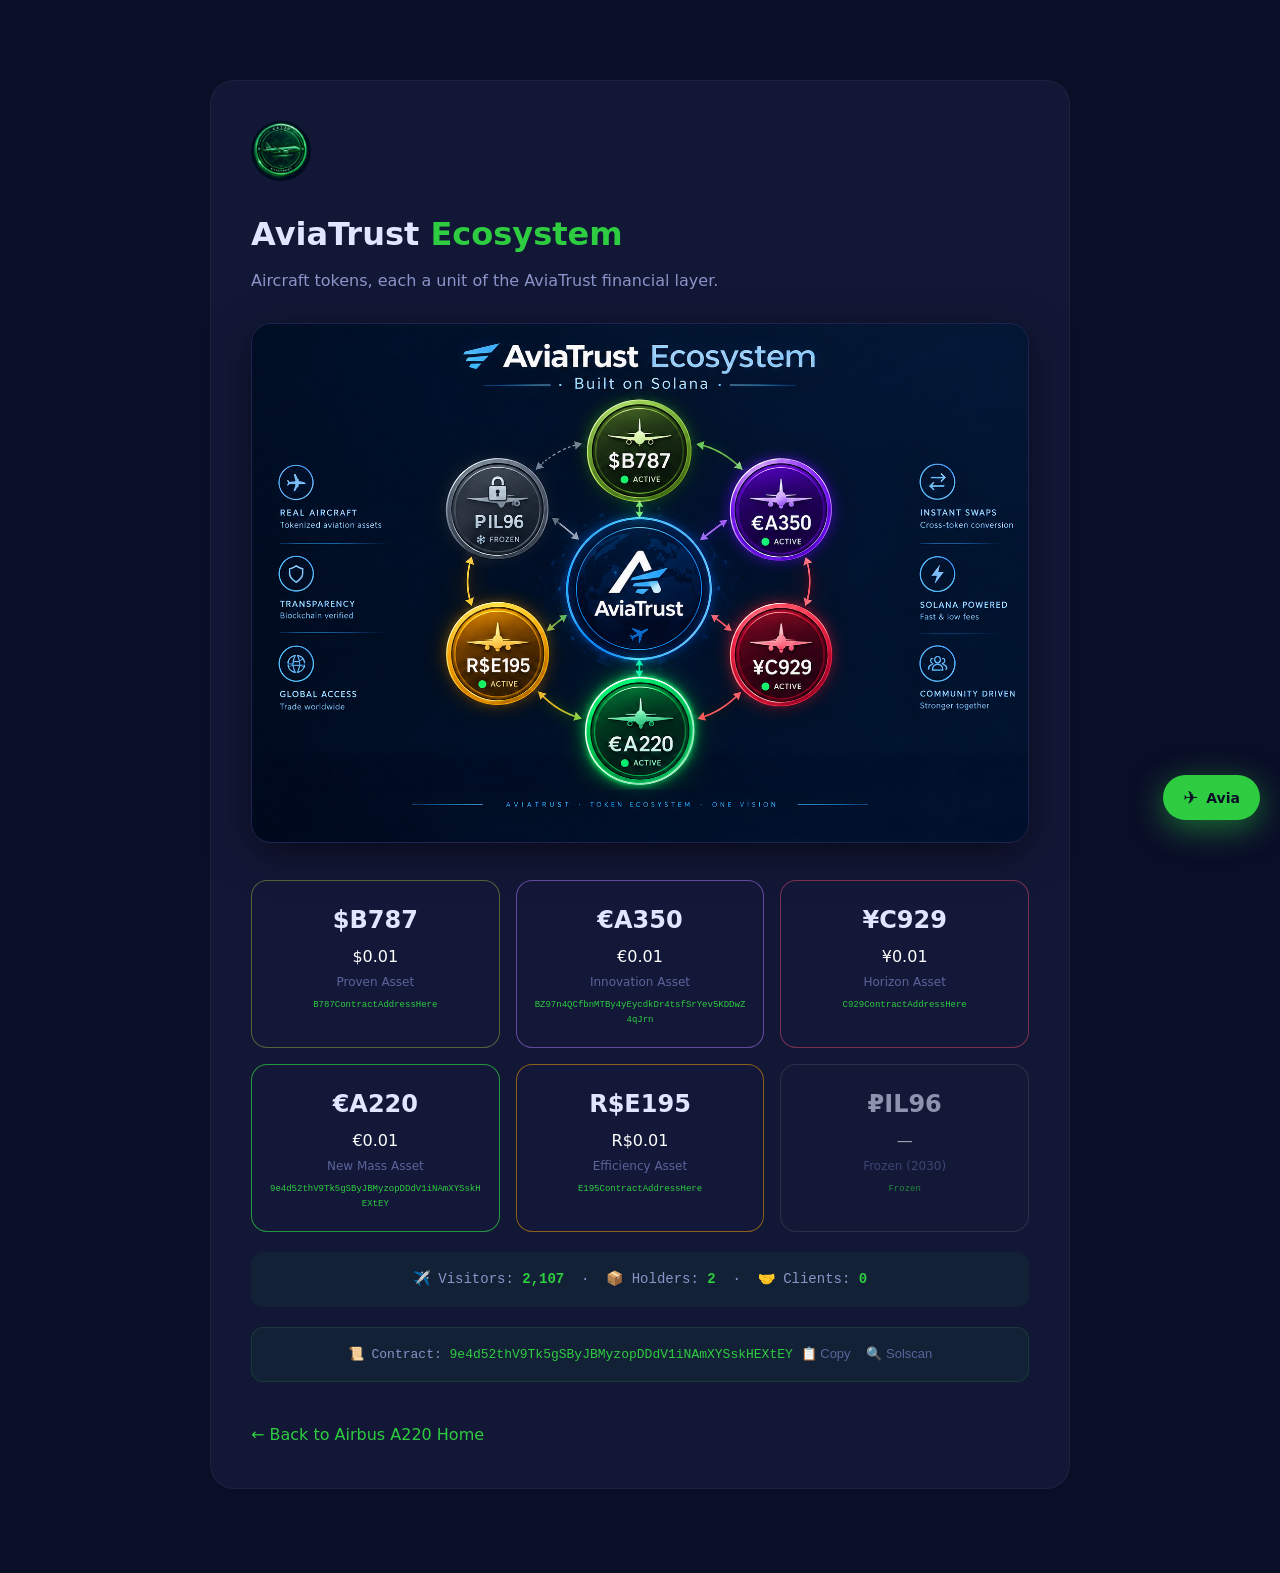
<file: ecosystem.html>
<!DOCTYPE html>
<html lang="en">
<head>
    <meta charset="UTF-8" />
    <meta name="viewport" content="width=device-width, initial-scale=1.0"/>
    <title>Airbus A220 (€A220) — AviaTrust Ecosystem</title>
    <link rel="icon" href="a220_logo.png" />
    <link rel="stylesheet" href="ai-agent.css" />
    <style>
        * { margin: 0; padding: 0; box-sizing: border-box; }
        body { font-family: 'Segoe UI', system-ui, sans-serif; background: #0A0E27; color: #E0E6FF; line-height: 1.6; padding-top: 80px; padding-bottom: 60px; }
        .container { max-width: 900px; margin: 0 auto; padding: 0 20px; }
        .glass-card { background: rgba(26, 30, 65, 0.6); backdrop-filter: blur(12px); border: 1px solid rgba(255,255,255,0.05); border-radius: 24px; padding: 40px; margin-bottom: 24px; }
        .glass-card h1 { font-size: 32px; margin-bottom: 8px; }
        .glass-card h1 .highlight { color: #2ECC40; }
        .glass-card .sub { color: #8A94C8; margin-bottom: 24px; }
        .image-block { max-width: 100%; margin: 30px auto; text-align: center; }
        .image-block img { max-width: 100%; border-radius: 20px; border: 1px solid #1E2350; box-shadow: 0 10px 40px rgba(0,0,0,0.5); }
        .token-row { display: grid; grid-template-columns: repeat(3, 1fr); gap: 16px; margin: 20px 0; }
        .token-card { background: rgba(26,30,65,0.3); border: 1px solid #1E2350; border-radius: 16px; padding: 20px 16px; text-align: center; }
        .token-card .symbol { font-size: 24px; font-weight: 700; }
        .token-card .price { font-size: 16px; color: #fff; margin-top: 4px; }
        .token-card .desc { font-size: 12px; color: #5A649A; margin-top: 4px; }
        .token-card .contract { font-size: 9px; font-family: 'Courier New', monospace; color: #2ECC40; margin-top: 6px; word-break: break-all; }
        .token-card.b787 { border-color: rgba(143,175,63,0.5); }
        .token-card.a350 { border-color: rgba(181,123,255,0.5); }
        .token-card.c929 { border-color: rgba(229,72,106,0.5); }
        .token-card.il96 { border-color: rgba(160,160,160,0.3); opacity: 0.6; }
        .token-card.a220 { border-color: rgba(46,204,64,0.7); }
        .token-card.e195 { border-color: rgba(255,165,0,0.5); }
        .contract-box { background: rgba(46,204,64,0.05); border: 1px solid rgba(46,204,64,0.15); border-radius: 12px; padding: 16px; margin: 20px 0; text-align: center; font-size: 13px; color: #8A94C8; font-family: 'Courier New', monospace; }
        .contract-box .addr { color: #2ECC40; }
        .contract-box .copy-btn { background: transparent; border: none; color: #5A649A; cursor: pointer; font-size: 13px; font-family: 'Segoe UI', sans-serif; }
        .contract-box .copy-btn:hover { color: #2ECC40; }
        .contract-box .solscan-link { color: #5A649A; text-decoration: none; font-size: 13px; font-family: 'Segoe UI', sans-serif; margin-left: 8px; }
        .contract-box .solscan-link:hover { color: #fff; }
        .counter-box { text-align: center; padding: 16px; background: rgba(46,204,64,0.05); border-radius: 12px; margin: 20px 0; font-size: 14px; color: #8A94C8; font-family: 'Courier New', monospace; }
        .counter-box .counter-visitors { color: #2ECC40; font-weight: 600; }
        .counter-box .counter-holders { color: #2ECC40; font-weight: 600; }
        .counter-box .counter-clients { color: #2ECC40; font-weight: 600; }
        .back-link { display: inline-block; margin-top: 20px; color: #2ECC40; text-decoration: none; font-weight: 500; }
        .back-link:hover { text-decoration: underline; }
        .logo-img { height: 60px; width: auto; margin-bottom: 20px; border-radius: 50%; }
        @media (max-width: 800px) {
            .token-row { grid-template-columns: 1fr 1fr; }
            .glass-card { padding: 24px; }
            .contract-box { font-size: 11px; }
        }
    </style>
</head>
<body>

<div class="container">
    <div class="glass-card">
        <img src="a220_logo.png" alt="Airbus A220" class="logo-img" />
        <h1>AviaTrust <span class="highlight">Ecosystem</span></h1>
        <p class="sub">Aircraft tokens, each a unit of the AviaTrust financial layer.</p>

        <div class="image-block">
            <img src="a220_ecosystem_map.png" alt="AviaTrust Ecosystem Map" />
        </div>

        <div class="token-row">
            <div class="token-card b787">
                <div class="symbol">$B787</div>
                <div class="price">$0.01</div>
                <div class="desc">Proven Asset</div>
                <div class="contract">B787ContractAddressHere</div>
            </div>
            <div class="token-card a350">
                <div class="symbol">€A350</div>
                <div class="price">€0.01</div>
                <div class="desc">Innovation Asset</div>
                <div class="contract">BZ97n4QCfbnMTBy4yEycdkDr4tsfSrYev5KDDwZ4qJrn</div>
            </div>
            <div class="token-card c929">
                <div class="symbol">¥C929</div>
                <div class="price">¥0.01</div>
                <div class="desc">Horizon Asset</div>
                <div class="contract">C929ContractAddressHere</div>
            </div>
            <div class="token-card a220">
                <div class="symbol">€A220</div>
                <div class="price">€0.01</div>
                <div class="desc">New Mass Asset</div>
                <div class="contract">9e4d52thV9Tk5gSByJBMyzopDDdV1iNAmXYSskHEXtEY</div>
            </div>
            <div class="token-card e195">
                <div class="symbol">R$E195</div>
                <div class="price">R$0.01</div>
                <div class="desc">Efficiency Asset</div>
                <div class="contract">E195ContractAddressHere</div>
            </div>
            <div class="token-card il96">
                <div class="symbol">₽IL96</div>
                <div class="price">—</div>
                <div class="desc">Frozen (2030)</div>
                <div class="contract">Frozen</div>
            </div>
        </div>

        <div class="counter-box">
            ✈️ Visitors: <span class="counter-visitors">2030</span>
            &nbsp;·&nbsp;
            📦 Holders: <span class="counter-holders">2</span>
            &nbsp;·&nbsp;
            🤝 Clients: <span class="counter-clients">0</span>
        </div>

        <div class="contract-box">
            📜 Contract: <span class="addr">9e4d52thV9Tk5gSByJBMyzopDDdV1iNAmXYSskHEXtEY</span>
            <button onclick="navigator.clipboard.writeText('9e4d52thV9Tk5gSByJBMyzopDDdV1iNAmXYSskHEXtEY')" class="copy-btn">📋 Copy</button>
            <a href="https://solscan.io/token/9e4d52thV9Tk5gSByJBMyzopDDdV1iNAmXYSskHEXtEY" target="_blank" class="solscan-link">🔍 Solscan</a>
        </div>

        <a href="index.html" class="back-link">← Back to Airbus A220 Home</a>
    </div>
</div>

<script src="counter.js"></script>
<script src="ai-agent.js"></script>

</body>
</html>
</file>
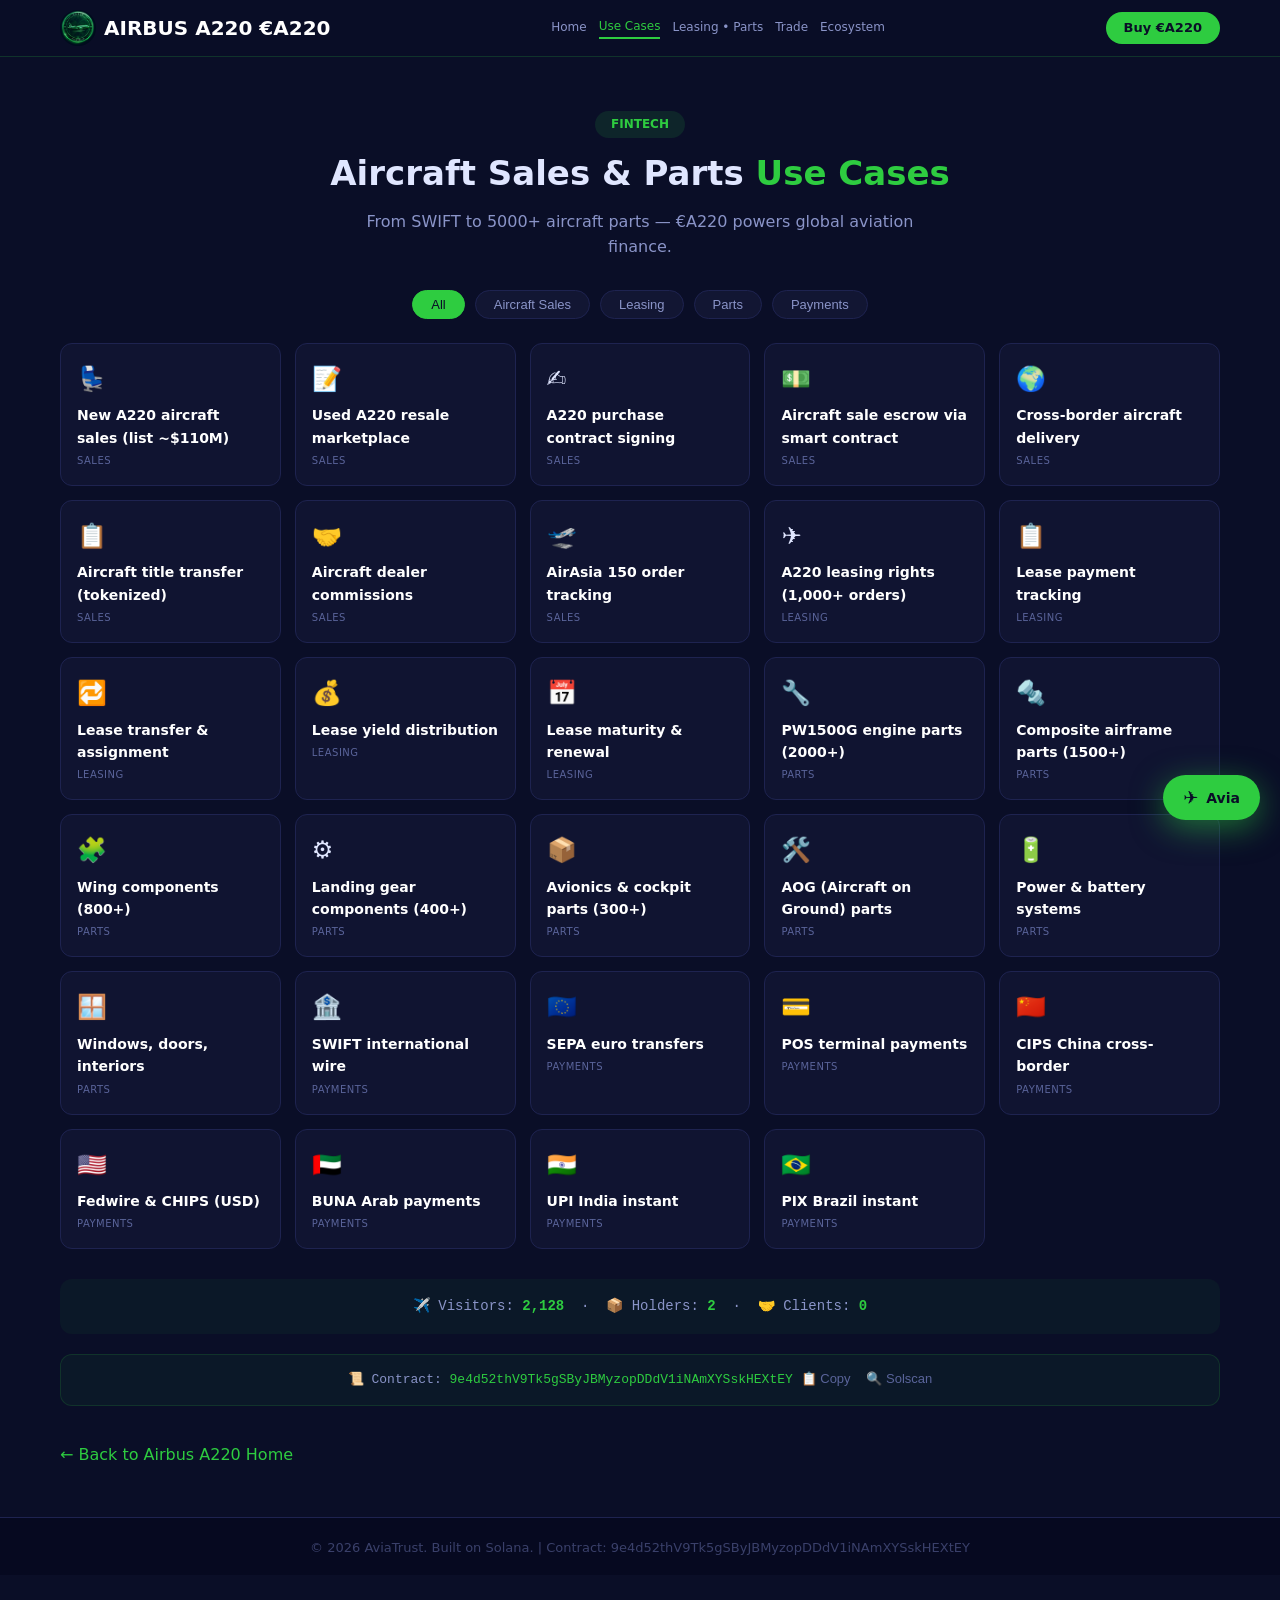
<file: fintech1.html>
<!DOCTYPE html>
<html lang="en">
<head>
    <meta charset="UTF-8" />
    <meta name="viewport" content="width=device-width, initial-scale=1.0"/>
    <title>Airbus A220 (€A220) — Use Cases</title>
    <link rel="icon" href="a220_logo.png" />
    <link rel="stylesheet" href="ai-agent.css" />
    <style>
        * { margin: 0; padding: 0; box-sizing: border-box; }
        body { font-family: 'Segoe UI', system-ui, sans-serif; background: #0A0E27; color: #E0E6FF; line-height: 1.6; padding-top: 80px; padding-bottom: 60px; }
        .container { max-width: 1200px; margin: 0 auto; padding: 0 20px; }
        header { position: fixed; top: 0; left: 0; width: 100%; background: rgba(10, 14, 39, 0.92); backdrop-filter: blur(12px); z-index: 100; border-bottom: 1px solid rgba(46,204,64,0.2); padding: 10px 0; }
        .header-inner { display: flex; align-items: center; justify-content: space-between; flex-wrap: wrap; gap: 10px; }
        .logo { display: flex; align-items: center; gap: 8px; }
        .logo img { height: 36px; width: auto; border-radius: 50%; }
        .logo-text { font-size: 20px; font-weight: 700; color: #fff; }
        nav { display: flex; gap: 12px; flex-wrap: wrap; align-items: center; }
        nav a { color: #8A94C8; text-decoration: none; font-size: 12px; font-weight: 500; transition: 0.3s; }
        nav a:hover { color: #2ECC40; }
        nav a.active { color: #2ECC40; border-bottom: 2px solid #2ECC40; }
        .btn-primary { background: #2ECC40; color: #0A0E27; padding: 6px 18px; border-radius: 30px; font-weight: 700; text-decoration: none; transition: 0.3s; display: inline-block; font-size: 13px; }
        .btn-primary:hover { background: #4ADE5C; transform: scale(1.02); }
        section { padding: 30px 0; }
        .section-header { text-align: center; margin-bottom: 30px; }
        .section-tag { display: inline-block; background: rgba(46,204,64,0.12); color: #2ECC40; padding: 4px 16px; border-radius: 20px; font-size: 12px; font-weight: 600; text-transform: uppercase; }
        .section-header h1 { font-size: 34px; font-weight: 700; margin: 8px 0; }
        .section-header h1 .highlight { color: #2ECC40; }
        .section-header p { color: #8A94C8; max-width: 600px; margin: 0 auto; }
        .categories { display: flex; gap: 10px; flex-wrap: wrap; justify-content: center; margin-bottom: 24px; }
        .cat-btn { background: rgba(26,30,65,0.5); border: 1px solid #1E2350; color: #8A94C8; padding: 6px 18px; border-radius: 30px; font-size: 13px; cursor: pointer; transition: 0.3s; }
        .cat-btn.active, .cat-btn:hover { background: #2ECC40; color: #0A0E27; border-color: #2ECC40; }
        .fintech-grid { display: grid; grid-template-columns: repeat(auto-fill, minmax(210px, 1fr)); gap: 14px; margin-bottom: 30px; }
        .fintech-card { background: rgba(26,30,65,0.4); border: 1px solid #1E2350; border-radius: 12px; padding: 16px 16px; transition: 0.3s; cursor: default; }
        .fintech-card:hover { border-color: #2ECC40; background: rgba(46,204,64,0.05); }
        .fintech-card .fc-icon { font-size: 24px; }
        .fintech-card .fc-title { font-size: 14px; font-weight: 600; color: #fff; margin-top: 6px; }
        .fintech-card .fc-cat { font-size: 10px; text-transform: uppercase; color: #5A649A; letter-spacing: 0.5px; margin-top: 4px; }
        .contract-box { background: rgba(46,204,64,0.05); border: 1px solid rgba(46,204,64,0.15); border-radius: 12px; padding: 14px 16px; margin: 20px 0; text-align: center; font-size: 13px; color: #8A94C8; font-family: 'Courier New', monospace; }
        .contract-box .addr { color: #2ECC40; }
        .contract-box .copy-btn { background: transparent; border: none; color: #5A649A; cursor: pointer; font-size: 13px; font-family: 'Segoe UI', sans-serif; }
        .contract-box .copy-btn:hover { color: #2ECC40; }
        .contract-box .solscan-link { color: #5A649A; text-decoration: none; font-size: 13px; font-family: 'Segoe UI', sans-serif; margin-left: 8px; }
        .contract-box .solscan-link:hover { color: #fff; }
        .counter-box { text-align: center; padding: 16px; background: rgba(46,204,64,0.05); border-radius: 12px; margin: 20px 0; font-size: 14px; color: #8A94C8; font-family: 'Courier New', monospace; }
        .counter-box .counter-visitors { color: #2ECC40; font-weight: 600; }
        .counter-box .counter-holders { color: #2ECC40; font-weight: 600; }
        .counter-box .counter-clients { color: #2ECC40; font-weight: 600; }
        .back-link { display: inline-block; margin-top: 16px; color: #2ECC40; text-decoration: none; font-weight: 500; }
        .back-link:hover { text-decoration: underline; }
        footer { background: #060920; padding: 20px 0 16px; text-align: center; border-top: 1px solid #1E2350; margin-top: 20px; }
        footer p { color: #3A406A; font-size: 13px; }
        @media (max-width: 768px) {
            .header-inner { flex-direction: column; align-items: stretch; }
            nav { justify-content: center; gap: 6px; }
            nav a { font-size: 10px; }
            .section-header h1 { font-size: 26px; }
            .fintech-grid { grid-template-columns: 1fr 1fr; }
            .contract-box { font-size: 11px; }
        }
        @media (max-width: 480px) { .fintech-grid { grid-template-columns: 1fr; } }
    </style>
</head>
<body>

<header>
    <div class="container header-inner">
        <div class="logo">
            <img src="a220_logo.png" alt="Airbus A220" />
            <span class="logo-text">AIRBUS A220 €A220</span>
        </div>
        <nav>
            <a href="index.html">Home</a>
            <a href="fintech1.html" class="active">Use Cases</a>
            <a href="fintech2.html">Leasing • Parts</a>
            <a href="trade.html">Trade</a>
            <a href="ecosystem.html">Ecosystem</a>
        </nav>
        <a href="buy.html" class="btn-primary">Buy €A220</a>
    </div>
</header>

<section>
    <div class="container">
        <div class="section-header">
            <span class="section-tag">Fintech</span>
            <h1>Aircraft Sales & Parts <span class="highlight">Use Cases</span></h1>
            <p>From SWIFT to 5000+ aircraft parts — €A220 powers global aviation finance.</p>
        </div>

        <div class="categories">
            <button class="cat-btn active" data-cat="all">All</button>
            <button class="cat-btn" data-cat="sales">Aircraft Sales</button>
            <button class="cat-btn" data-cat="leasing">Leasing</button>
            <button class="cat-btn" data-cat="parts">Parts</button>
            <button class="cat-btn" data-cat="payments">Payments</button>
        </div>

        <div class="fintech-grid" id="fintechGrid"></div>

        <div class="counter-box">
            ✈️ Visitors: <span class="counter-visitors">2030</span>
            &nbsp;·&nbsp;
            📦 Holders: <span class="counter-holders">2</span>
            &nbsp;·&nbsp;
            🤝 Clients: <span class="counter-clients">0</span>
        </div>

        <div class="contract-box">
            📜 Contract: <span class="addr">9e4d52thV9Tk5gSByJBMyzopDDdV1iNAmXYSskHEXtEY</span>
            <button onclick="navigator.clipboard.writeText('9e4d52thV9Tk5gSByJBMyzopDDdV1iNAmXYSskHEXtEY')" class="copy-btn">📋 Copy</button>
            <a href="https://solscan.io/token/9e4d52thV9Tk5gSByJBMyzopDDdV1iNAmXYSskHEXtEY" target="_blank" class="solscan-link">🔍 Solscan</a>
        </div>

        <a href="index.html" class="back-link">← Back to Airbus A220 Home</a>
    </div>
</section>

<footer>
    <div class="container">
        <p>© 2026 AviaTrust. Built on Solana. | Contract: 9e4d52thV9Tk5gSByJBMyzopDDdV1iNAmXYSskHEXtEY</p>
    </div>
</footer>

<script>
    const ideas = [
        { icon: '💺', title: 'New A220 aircraft sales (list ~$110M)', cat: 'sales' },
        { icon: '📝', title: 'Used A220 resale marketplace', cat: 'sales' },
        { icon: '✍️', title: 'A220 purchase contract signing', cat: 'sales' },
        { icon: '💵', title: 'Aircraft sale escrow via smart contract', cat: 'sales' },
        { icon: '🌍', title: 'Cross-border aircraft delivery', cat: 'sales' },
        { icon: '📋', title: 'Aircraft title transfer (tokenized)', cat: 'sales' },
        { icon: '🤝', title: 'Aircraft dealer commissions', cat: 'sales' },
        { icon: '🛫', title: 'AirAsia 150 order tracking', cat: 'sales' },
        { icon: '✈️', title: 'A220 leasing rights (1,000+ orders)', cat: 'leasing' },
        { icon: '📋', title: 'Lease payment tracking', cat: 'leasing' },
        { icon: '🔁', title: 'Lease transfer & assignment', cat: 'leasing' },
        { icon: '💰', title: 'Lease yield distribution', cat: 'leasing' },
        { icon: '📅', title: 'Lease maturity & renewal', cat: 'leasing' },
        { icon: '🔧', title: 'PW1500G engine parts (2000+)', cat: 'parts' },
        { icon: '🔩', title: 'Composite airframe parts (1500+)', cat: 'parts' },
        { icon: '🧩', title: 'Wing components (800+)', cat: 'parts' },
        { icon: '⚙️', title: 'Landing gear components (400+)', cat: 'parts' },
        { icon: '📦', title: 'Avionics & cockpit parts (300+)', cat: 'parts' },
        { icon: '🛠️', title: 'AOG (Aircraft on Ground) parts', cat: 'parts' },
        { icon: '🔋', title: 'Power & battery systems', cat: 'parts' },
        { icon: '🪟', title: 'Windows, doors, interiors', cat: 'parts' },
        { icon: '🏦', title: 'SWIFT international wire', cat: 'payments' },
        { icon: '🇪🇺', title: 'SEPA euro transfers', cat: 'payments' },
        { icon: '💳', title: 'POS terminal payments', cat: 'payments' },
        { icon: '🇨🇳', title: 'CIPS China cross-border', cat: 'payments' },
        { icon: '🇺🇸', title: 'Fedwire & CHIPS (USD)', cat: 'payments' },
        { icon: '🇦🇪', title: 'BUNA Arab payments', cat: 'payments' },
        { icon: '🇮🇳', title: 'UPI India instant', cat: 'payments' },
        { icon: '🇧🇷', title: 'PIX Brazil instant', cat: 'payments' },
    ];

    const grid = document.getElementById('fintechGrid');

    function render(category) {
        if (!category) category = 'all';
        grid.innerHTML = '';
        const filtered = category === 'all' ? ideas : ideas.filter(i => i.cat === category);
        filtered.forEach(idea => {
            const card = document.createElement('div');
            card.className = 'fintech-card';
            card.innerHTML = '<div class="fc-icon">' + idea.icon + '</div><div class="fc-title">' + idea.title + '</div><div class="fc-cat">' + idea.cat + '</div>';
            grid.appendChild(card);
        });
    }

    render('all');

    document.querySelectorAll('.cat-btn').forEach(btn => {
        btn.addEventListener('click', function() {
            document.querySelectorAll('.cat-btn').forEach(b => b.classList.remove('active'));
            this.classList.add('active');
            render(this.dataset.cat);
        });
    });
</script>

<script src="counter.js"></script>
<script src="ai-agent.js"></script>

</body>
</html>
</file>
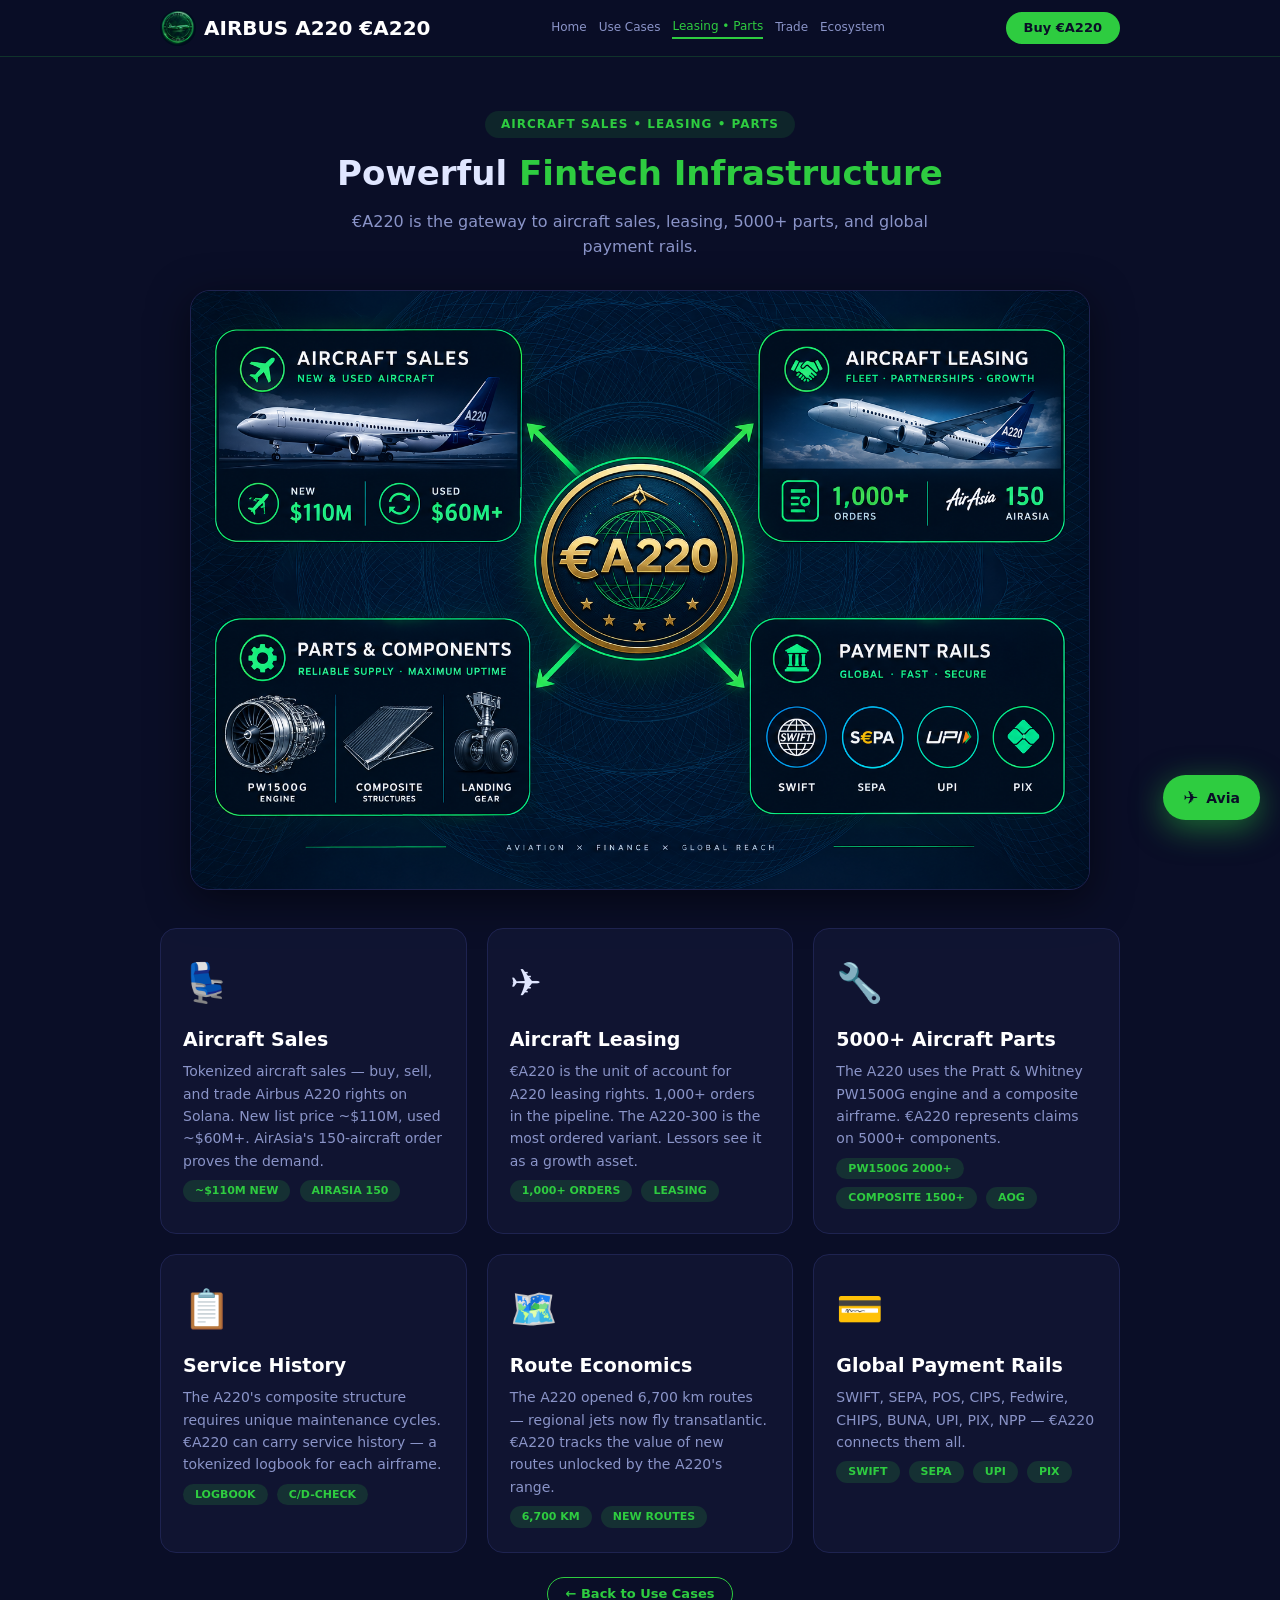
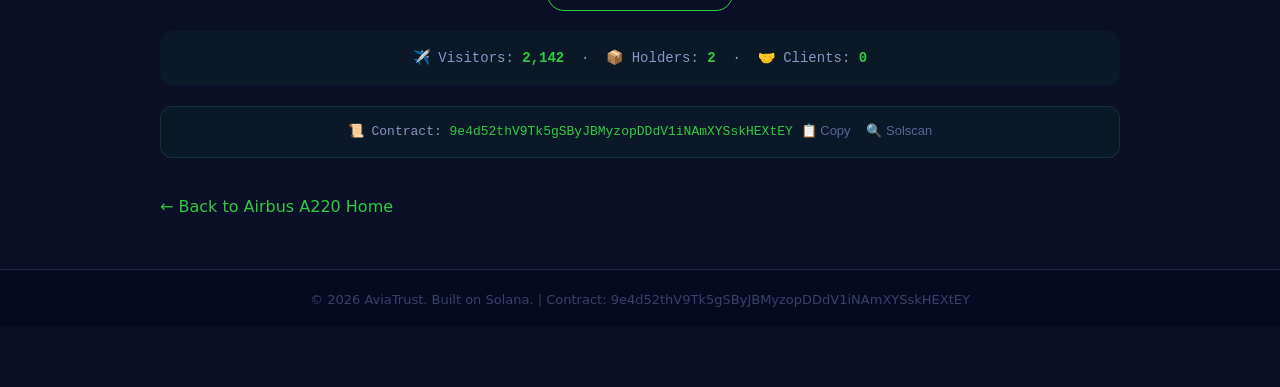
<file: fintech2.html>
<!DOCTYPE html>
<html lang="en">
<head>
    <meta charset="UTF-8" />
    <meta name="viewport" content="width=device-width, initial-scale=1.0"/>
    <title>Airbus A220 (€A220) — Aircraft Sales • Leasing • 5000+ Parts</title>
    <link rel="icon" href="a220_logo.png" />
    <link rel="stylesheet" href="ai-agent.css" />
    <style>
        * { margin: 0; padding: 0; box-sizing: border-box; }
        body { font-family: 'Segoe UI', system-ui, sans-serif; background: #0A0E27; color: #E0E6FF; line-height: 1.6; padding-top: 80px; padding-bottom: 60px; }
        .container { max-width: 1000px; margin: 0 auto; padding: 0 20px; }
        header { position: fixed; top: 0; left: 0; width: 100%; background: rgba(10,14,39,0.92); backdrop-filter: blur(12px); z-index: 100; border-bottom: 1px solid rgba(46,204,64,0.2); padding: 10px 0; }
        .header-inner { display: flex; align-items: center; justify-content: space-between; flex-wrap: wrap; gap: 10px; }
        .logo { display: flex; align-items: center; gap: 8px; }
        .logo img { height: 36px; width: auto; border-radius: 50%; }
        .logo-text { font-size: 20px; font-weight: 700; color: #fff; }
        nav { display: flex; gap: 12px; flex-wrap: wrap; align-items: center; }
        nav a { color: #8A94C8; text-decoration: none; font-size: 12px; font-weight: 500; transition: 0.3s; }
        nav a:hover { color: #2ECC40; }
        nav a.active { color: #2ECC40; border-bottom: 2px solid #2ECC40; }
        .btn-primary { background: #2ECC40; color: #0A0E27; padding: 6px 18px; border-radius: 30px; font-weight: 700; text-decoration: none; transition: 0.3s; display: inline-block; font-size: 13px; }
        .btn-primary:hover { background: #4ADE5C; transform: scale(1.02); }
        .btn-secondary { background: transparent; color: #2ECC40; padding: 6px 18px; border-radius: 30px; font-weight: 600; text-decoration: none; border: 1px solid #2ECC40; transition: 0.3s; display: inline-block; font-size: 13px; }
        .btn-secondary:hover { background: #2ECC40; color: #0A0E27; }
        section { padding: 30px 0; }
        .section-header { text-align: center; margin-bottom: 30px; }
        .section-tag { display: inline-block; background: rgba(46,204,64,0.12); color: #2ECC40; padding: 4px 16px; border-radius: 20px; font-size: 12px; font-weight: 600; text-transform: uppercase; letter-spacing: 1px; }
        .section-header h1 { font-size: 34px; font-weight: 700; margin: 8px 0; }
        .section-header h1 .highlight { color: #2ECC40; }
        .section-header p { color: #8A94C8; max-width: 600px; margin: 0 auto; }
        .rwa-grid { display: grid; grid-template-columns: repeat(auto-fit, minmax(260px, 1fr)); gap: 20px; margin-bottom: 24px; }
        .rwa-card { background: rgba(26,30,65,0.4); border: 1px solid #1E2350; border-radius: 16px; padding: 24px 22px; transition: 0.3s; }
        .rwa-card:hover { border-color: #2ECC40; transform: translateY(-4px); }
        .rwa-card .rwa-icon { font-size: 38px; margin-bottom: 10px; }
        .rwa-card h3 { color: #fff; font-size: 19px; margin-bottom: 6px; }
        .rwa-card p { color: #8A94C8; font-size: 14px; }
        .feature-badge { display: inline-block; background: rgba(46,204,64,0.15); color: #2ECC40; padding: 2px 12px; border-radius: 20px; font-size: 11px; font-weight: 600; text-transform: uppercase; margin-top: 8px; margin-right: 4px; }
        .image-block { max-width: 900px; margin: 30px auto; text-align: center; }
        .image-block img { max-width: 100%; border-radius: 20px; border: 1px solid #1E2350; box-shadow: 0 10px 40px rgba(0,0,0,0.5); }
        .contract-box { background: rgba(46,204,64,0.05); border: 1px solid rgba(46,204,64,0.15); border-radius: 12px; padding: 14px 16px; margin: 20px 0; text-align: center; font-size: 13px; color: #8A94C8; font-family: 'Courier New', monospace; }
        .contract-box .addr { color: #2ECC40; }
        .contract-box .copy-btn { background: transparent; border: none; color: #5A649A; cursor: pointer; font-size: 13px; font-family: 'Segoe UI', sans-serif; }
        .contract-box .copy-btn:hover { color: #2ECC40; }
        .contract-box .solscan-link { color: #5A649A; text-decoration: none; font-size: 13px; font-family: 'Segoe UI', sans-serif; margin-left: 8px; }
        .contract-box .solscan-link:hover { color: #fff; }
        .counter-box { text-align: center; padding: 16px; background: rgba(46,204,64,0.05); border-radius: 12px; margin: 20px 0; font-size: 14px; color: #8A94C8; font-family: 'Courier New', monospace; }
        .counter-box .counter-visitors { color: #2ECC40; font-weight: 600; }
        .counter-box .counter-holders { color: #2ECC40; font-weight: 600; }
        .counter-box .counter-clients { color: #2ECC40; font-weight: 600; }
        .back-link { display: inline-block; margin-top: 16px; color: #2ECC40; text-decoration: none; font-weight: 500; }
        .back-link:hover { text-decoration: underline; }
        footer { background: #060920; padding: 20px 0 16px; text-align: center; border-top: 1px solid #1E2350; margin-top: 20px; }
        footer p { color: #3A406A; font-size: 13px; }
        @media (max-width: 768px) {
            .header-inner { flex-direction: column; align-items: stretch; }
            nav { justify-content: center; gap: 6px; }
            nav a { font-size: 10px; }
            .section-header h1 { font-size: 26px; }
            .contract-box { font-size: 11px; }
        }
    </style>
</head>
<body>

<header>
    <div class="container header-inner">
        <div class="logo">
            <img src="a220_logo.png" alt="Airbus A220" />
            <span class="logo-text">AIRBUS A220 €A220</span>
        </div>
        <nav>
            <a href="index.html">Home</a>
            <a href="fintech1.html">Use Cases</a>
            <a href="fintech2.html" class="active">Leasing • Parts</a>
            <a href="trade.html">Trade</a>
            <a href="ecosystem.html">Ecosystem</a>
        </nav>
        <a href="buy.html" class="btn-primary">Buy €A220</a>
    </div>
</header>

<section>
    <div class="container">
        <div class="section-header">
            <span class="section-tag">Aircraft Sales • Leasing • Parts</span>
            <h1>Powerful <span class="highlight">Fintech Infrastructure</span></h1>
            <p>€A220 is the gateway to aircraft sales, leasing, 5000+ parts, and global payment rails.</p>
        </div>

        <div class="image-block">
            <img src="a220_fintech_diagram.png" alt="Airbus A220 Fintech Diagram" />
        </div>

        <div class="rwa-grid">
            <div class="rwa-card">
                <div class="rwa-icon">💺</div>
                <h3>Aircraft Sales</h3>
                <p>Tokenized aircraft sales — buy, sell, and trade Airbus A220 rights on Solana. New list price ~$110M, used ~$60M+. AirAsia's 150-aircraft order proves the demand.</p>
                <span class="feature-badge">~$110M New</span>
                <span class="feature-badge">AirAsia 150</span>
            </div>
            <div class="rwa-card">
                <div class="rwa-icon">✈️</div>
                <h3>Aircraft Leasing</h3>
                <p>€A220 is the unit of account for A220 leasing rights. 1,000+ orders in the pipeline. The A220-300 is the most ordered variant. Lessors see it as a growth asset.</p>
                <span class="feature-badge">1,000+ Orders</span>
                <span class="feature-badge">Leasing</span>
            </div>
            <div class="rwa-card">
                <div class="rwa-icon">🔧</div>
                <h3>5000+ Aircraft Parts</h3>
                <p>The A220 uses the Pratt & Whitney PW1500G engine and a composite airframe. €A220 represents claims on 5000+ components.</p>
                <span class="feature-badge">PW1500G 2000+</span>
                <span class="feature-badge">Composite 1500+</span>
                <span class="feature-badge">AOG</span>
            </div>
            <div class="rwa-card">
                <div class="rwa-icon">📋</div>
                <h3>Service History</h3>
                <p>The A220's composite structure requires unique maintenance cycles. €A220 can carry service history — a tokenized logbook for each airframe.</p>
                <span class="feature-badge">Logbook</span>
                <span class="feature-badge">C/D-check</span>
            </div>
            <div class="rwa-card">
                <div class="rwa-icon">🗺️</div>
                <h3>Route Economics</h3>
                <p>The A220 opened 6,700 km routes — regional jets now fly transatlantic. €A220 tracks the value of new routes unlocked by the A220's range.</p>
                <span class="feature-badge">6,700 km</span>
                <span class="feature-badge">New Routes</span>
            </div>
            <div class="rwa-card">
                <div class="rwa-icon">💳</div>
                <h3>Global Payment Rails</h3>
                <p>SWIFT, SEPA, POS, CIPS, Fedwire, CHIPS, BUNA, UPI, PIX, NPP — €A220 connects them all.</p>
                <span class="feature-badge">SWIFT</span>
                <span class="feature-badge">SEPA</span>
                <span class="feature-badge">UPI</span>
                <span class="feature-badge">PIX</span>
            </div>
        </div>

        <div style="text-align: center; margin-bottom: 16px;">
            <a href="fintech1.html" class="btn-secondary">← Back to Use Cases</a>
        </div>

        <div class="counter-box">
            ✈️ Visitors: <span class="counter-visitors">2030</span>
            &nbsp;·&nbsp;
            📦 Holders: <span class="counter-holders">2</span>
            &nbsp;·&nbsp;
            🤝 Clients: <span class="counter-clients">0</span>
        </div>

        <div class="contract-box">
            📜 Contract: <span class="addr">9e4d52thV9Tk5gSByJBMyzopDDdV1iNAmXYSskHEXtEY</span>
            <button onclick="navigator.clipboard.writeText('9e4d52thV9Tk5gSByJBMyzopDDdV1iNAmXYSskHEXtEY')" class="copy-btn">📋 Copy</button>
            <a href="https://solscan.io/token/9e4d52thV9Tk5gSByJBMyzopDDdV1iNAmXYSskHEXtEY" target="_blank" class="solscan-link">🔍 Solscan</a>
        </div>

        <a href="index.html" class="back-link">← Back to Airbus A220 Home</a>
    </div>
</section>

<footer>
    <div class="container">
        <p>© 2026 AviaTrust. Built on Solana. | Contract: 9e4d52thV9Tk5gSByJBMyzopDDdV1iNAmXYSskHEXtEY</p>
    </div>
</footer>

<script src="counter.js"></script>
<script src="ai-agent.js"></script>

</body>
</html>
</file>
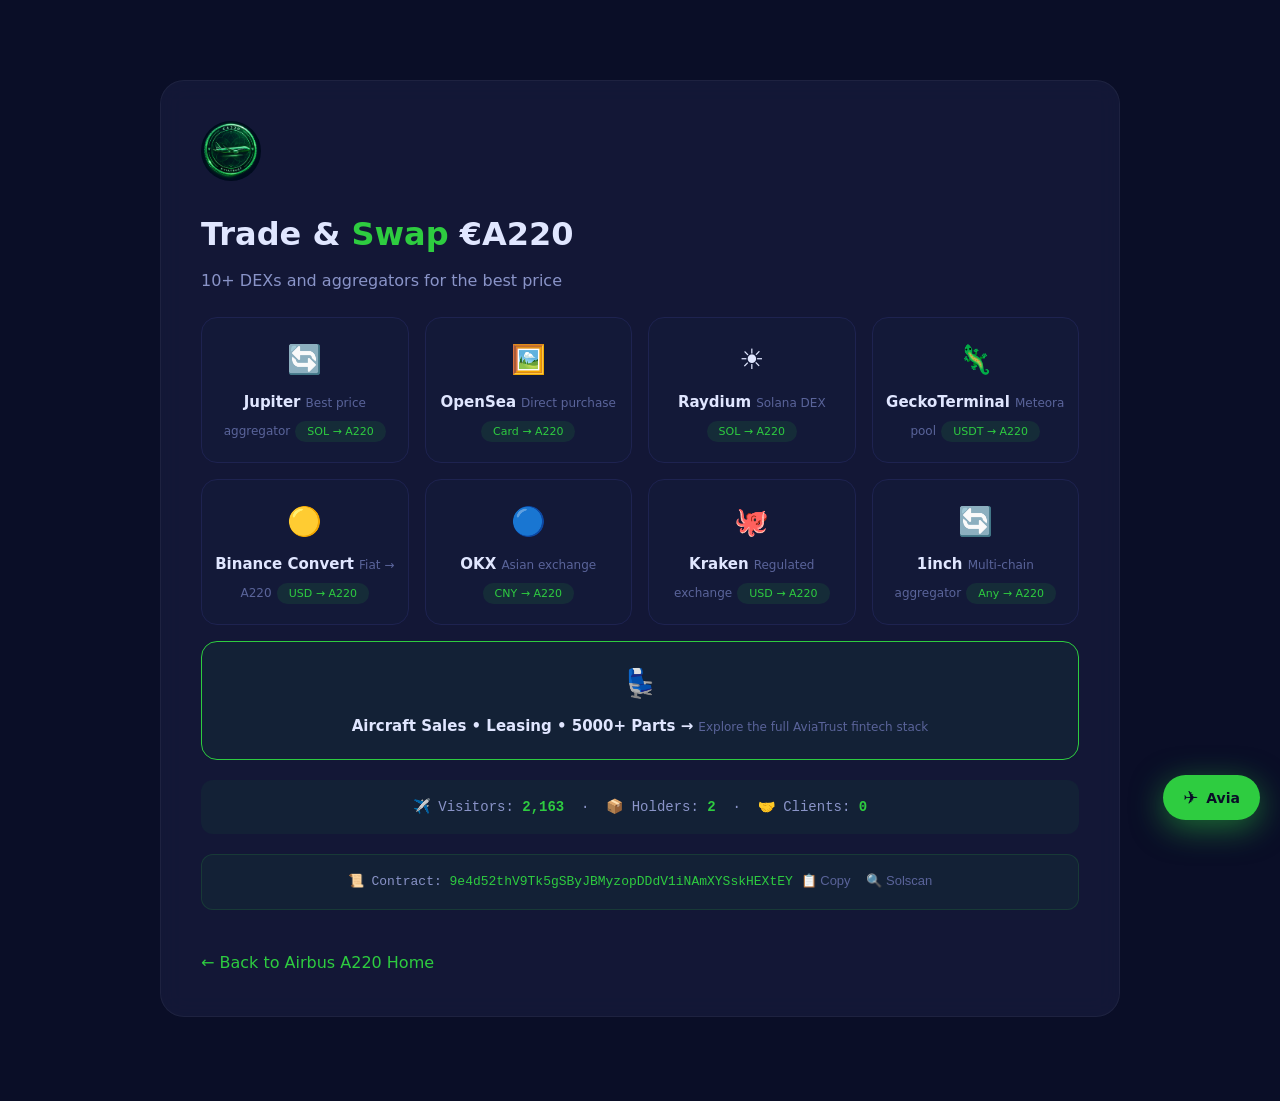
<file: trade.html>
<!DOCTYPE html>
<html lang="en">
<head>
    <meta charset="UTF-8" />
    <meta name="viewport" content="width=device-width, initial-scale=1.0"/>
    <title>Airbus A220 (€A220) — Trade & Swap</title>
    <link rel="icon" href="a220_logo.png" />
    <link rel="stylesheet" href="ai-agent.css" />
    <style>
        * { margin: 0; padding: 0; box-sizing: border-box; }
        body { font-family: 'Segoe UI', system-ui, sans-serif; background: #0A0E27; color: #E0E6FF; line-height: 1.6; padding-top: 80px; padding-bottom: 60px; }
        .container { max-width: 1000px; margin: 0 auto; padding: 0 20px; }
        .glass-card { background: rgba(26, 30, 65, 0.6); backdrop-filter: blur(12px); border: 1px solid rgba(255,255,255,0.05); border-radius: 24px; padding: 40px; margin-bottom: 24px; }
        .glass-card h1 { font-size: 32px; margin-bottom: 8px; }
        .glass-card h1 .highlight { color: #2ECC40; }
        .glass-card .sub { color: #8A94C8; margin-bottom: 24px; }
        .swap-grid { display: grid; grid-template-columns: repeat(4, 1fr); gap: 16px; }
        .swap-card { background: rgba(26,30,65,0.3); border: 1px solid #1E2350; border-radius: 16px; padding: 20px 12px; text-align: center; transition: 0.3s; text-decoration: none; color: #E0E6FF; }
        .swap-card:hover { border-color: #2ECC40; transform: translateY(-4px); }
        .swap-card .icon { font-size: 28px; display: block; margin-bottom: 6px; }
        .swap-card .name { font-weight: 600; font-size: 15px; }
        .swap-card .desc { font-size: 12px; color: #5A649A; }
        .pair-badge { display: inline-block; background: rgba(46,204,64,0.1); color: #2ECC40; padding: 2px 12px; border-radius: 12px; font-size: 11px; margin-top: 6px; }
        .contract-box { background: rgba(46,204,64,0.05); border: 1px solid rgba(46,204,64,0.15); border-radius: 12px; padding: 16px; margin: 20px 0; text-align: center; font-size: 13px; color: #8A94C8; font-family: 'Courier New', monospace; }
        .contract-box .addr { color: #2ECC40; }
        .contract-box .copy-btn { background: transparent; border: none; color: #5A649A; cursor: pointer; font-size: 13px; font-family: 'Segoe UI', sans-serif; }
        .contract-box .copy-btn:hover { color: #2ECC40; }
        .contract-box .solscan-link { color: #5A649A; text-decoration: none; font-size: 13px; font-family: 'Segoe UI', sans-serif; margin-left: 8px; }
        .contract-box .solscan-link:hover { color: #fff; }
        .back-link { display: inline-block; margin-top: 20px; color: #2ECC40; text-decoration: none; font-weight: 500; }
        .back-link:hover { text-decoration: underline; }
        .logo-img { height: 60px; width: auto; margin-bottom: 20px; border-radius: 50%; }
        .counter-box { text-align: center; padding: 16px; background: rgba(46,204,64,0.05); border-radius: 12px; margin: 20px 0; font-size: 14px; color: #8A94C8; font-family: 'Courier New', monospace; }
        .counter-box .counter-visitors { color: #2ECC40; font-weight: 600; }
        .counter-box .counter-holders { color: #2ECC40; font-weight: 600; }
        .counter-box .counter-clients { color: #2ECC40; font-weight: 600; }
        @media (max-width: 800px) { .swap-grid { grid-template-columns: 1fr 1fr; } .glass-card { padding: 24px; } }
        @media (max-width: 450px) { .swap-grid { grid-template-columns: 1fr; } .contract-box { font-size: 11px; } }
    </style>
</head>
<body>

<div class="container">
    <div class="glass-card">
        <img src="a220_logo.png" alt="Airbus A220" class="logo-img" />
        <h1>Trade & <span class="highlight">Swap</span> €A220</h1>
        <p class="sub">10+ DEXs and aggregators for the best price</p>

        <div class="swap-grid">
            <a href="https://jup.ag/swap/SOL-9e4d52thV9Tk5gSByJBMyzopDDdV1iNAmXYSskHEXtEY" target="_blank" class="swap-card">
                <span class="icon">🔄</span>
                <span class="name">Jupiter</span>
                <span class="desc">Best price aggregator</span>
                <span class="pair-badge">SOL → A220</span>
            </a>
            <a href="https://opensea.io/token/solana/9e4d52thV9Tk5gSByJBMyzopDDdV1iNAmXYSskHEXtEY" target="_blank" class="swap-card">
                <span class="icon">🖼️</span>
                <span class="name">OpenSea</span>
                <span class="desc">Direct purchase</span>
                <span class="pair-badge">Card → A220</span>
            </a>
            <a href="https://app.raydium.io/swap/?outputMint=9e4d52thV9Tk5gSByJBMyzopDDdV1iNAmXYSskHEXtEY" target="_blank" class="swap-card">
                <span class="icon">☀️</span>
                <span class="name">Raydium</span>
                <span class="desc">Solana DEX</span>
                <span class="pair-badge">SOL → A220</span>
            </a>
            <a href="https://www.geckoterminal.com/solana/pools/DZHFtfpdecnJGnBVpUHmeAugTYjWHhSYRmfyQbSBqeDj" target="_blank" class="swap-card">
                <span class="icon">🦎</span>
                <span class="name">GeckoTerminal</span>
                <span class="desc">Meteora pool</span>
                <span class="pair-badge">USDT → A220</span>
            </a>
            <a href="https://www.binance.com/en/convert" target="_blank" class="swap-card">
                <span class="icon">🟡</span>
                <span class="name">Binance Convert</span>
                <span class="desc">Fiat → A220</span>
                <span class="pair-badge">USD → A220</span>
            </a>
            <a href="https://www.okx.com/" target="_blank" class="swap-card">
                <span class="icon">🔵</span>
                <span class="name">OKX</span>
                <span class="desc">Asian exchange</span>
                <span class="pair-badge">CNY → A220</span>
            </a>
            <a href="https://www.kraken.com/" target="_blank" class="swap-card">
                <span class="icon">🐙</span>
                <span class="name">Kraken</span>
                <span class="desc">Regulated exchange</span>
                <span class="pair-badge">USD → A220</span>
            </a>
            <a href="https://1inch.io/" target="_blank" class="swap-card">
                <span class="icon">🔄</span>
                <span class="name">1inch</span>
                <span class="desc">Multi-chain aggregator</span>
                <span class="pair-badge">Any → A220</span>
            </a>
            <a href="fintech2.html" class="swap-card" style="border-color: #2ECC40; grid-column: span 4; background: rgba(46,204,64,0.05);">
                <span class="icon">💺</span>
                <span class="name">Aircraft Sales • Leasing • 5000+ Parts →</span>
                <span class="desc">Explore the full AviaTrust fintech stack</span>
            </a>
        </div>

        <div class="counter-box">
            ✈️ Visitors: <span class="counter-visitors">2030</span>
            &nbsp;·&nbsp;
            📦 Holders: <span class="counter-holders">2</span>
            &nbsp;·&nbsp;
            🤝 Clients: <span class="counter-clients">0</span>
        </div>

        <div class="contract-box">
            📜 Contract: <span class="addr">9e4d52thV9Tk5gSByJBMyzopDDdV1iNAmXYSskHEXtEY</span>
            <button onclick="navigator.clipboard.writeText('9e4d52thV9Tk5gSByJBMyzopDDdV1iNAmXYSskHEXtEY')" class="copy-btn">📋 Copy</button>
            <a href="https://solscan.io/token/9e4d52thV9Tk5gSByJBMyzopDDdV1iNAmXYSskHEXtEY" target="_blank" class="solscan-link">🔍 Solscan</a>
        </div>

        <a href="index.html" class="back-link">← Back to Airbus A220 Home</a>
    </div>
</div>

<script src="counter.js"></script>
<script src="ai-agent.js"></script>

</body>
</html>
</file>
<file: ai-agent.css>
/* Avia — Scripted Bot styles */
.avia-btn {
  position: fixed;
  right: 20px;
  bottom: 80px;
  z-index: 9998;
  background: #2ECC40;
  color: #0A0E27;
  border: none;
  border-radius: 50px;
  padding: 12px 20px;
  font-weight: 700;
  font-size: 14px;
  cursor: pointer;
  display: flex;
  align-items: center;
  gap: 8px;
  box-shadow: 0 8px 32px rgba(46,204,64,0.5);
  transition: 0.3s;
  font-family: 'Segoe UI', system-ui, sans-serif;
}
.avia-btn:hover {
  background: #4ADE5C;
  transform: translateY(-3px);
  box-shadow: 0 12px 40px rgba(46,204,64,0.7);
}
.avia-btn-hidden {
  opacity: 0;
  pointer-events: none;
  transform: scale(0.8);
}
.avia-btn-icon { font-size: 18px; }

.avia-window {
  position: fixed;
  right: 20px;
  bottom: 80px;
  width: 400px;
  max-width: calc(100vw - 40px);
  height: 600px;
  max-height: calc(100vh - 120px);
  background: #0A0E27;
  border: 1px solid #1E2350;
  border-radius: 20px;
  z-index: 9999;
  display: flex;
  flex-direction: column;
  overflow: hidden;
  opacity: 0;
  transform: translateY(20px) scale(0.95);
  pointer-events: none;
  transition: 0.3s;
  box-shadow: 0 20px 60px rgba(0,0,0,0.7), 0 0 40px rgba(46,204,64,0.2);
  font-family: 'Segoe UI', system-ui, sans-serif;
}
.avia-window.avia-open {
  opacity: 1;
  transform: translateY(0) scale(1);
  pointer-events: auto;
}

.avia-header {
  display: flex;
  align-items: center;
  justify-content: space-between;
  padding: 14px 16px;
  background: rgba(26,30,65,0.8);
  border-bottom: 1px solid #1E2350;
}
.avia-header-left {
  display: flex;
  align-items: center;
  gap: 10px;
}
.avia-avatar {
  width: 36px;
  height: 36px;
  border-radius: 50%;
  border: 2px solid #2ECC40;
  object-fit: cover;
}
.avia-name {
  font-size: 15px;
  font-weight: 700;
  color: #fff;
}
.avia-status {
  font-size: 11px;
  color: #8A94C8;
}
.avia-close {
  background: transparent;
  border: none;
  color: #8A94C8;
  font-size: 26px;
  cursor: pointer;
  line-height: 1;
  padding: 0 6px;
}
.avia-close:hover { color: #2ECC40; }

.avia-messages {
  flex: 1;
  overflow-y: auto;
  padding: 16px;
  display: flex;
  flex-direction: column;
  gap: 10px;
  scrollbar-width: thin;
  scrollbar-color: #1E2350 transparent;
}
.avia-messages::-webkit-scrollbar { width: 6px; }
.avia-messages::-webkit-scrollbar-thumb {
  background: #1E2350;
  border-radius: 3px;
}

.avia-msg {
  display: flex;
  max-width: 92%;
}
.avia-msg-user {
  align-self: flex-end;
  justify-content: flex-end;
}
.avia-msg-agent { align-self: flex-start; }

.avia-bubble {
  padding: 10px 14px;
  border-radius: 14px;
  font-size: 13px;
  line-height: 1.55;
  word-wrap: break-word;
}
.avia-msg-user .avia-bubble {
  background: #2ECC40;
  color: #0A0E27;
  border-bottom-right-radius: 4px;
  font-weight: 500;
}
.avia-msg-agent .avia-bubble {
  background: rgba(26,30,65,0.9);
  color: #E0E6FF;
  border: 1px solid #1E2350;
  border-bottom-left-radius: 4px;
}
.avia-msg-agent .avia-bubble strong { color: #2ECC40; }
.avia-msg-agent .avia-bubble code {
  background: rgba(46,204,64,0.1);
  color: #2ECC40;
  padding: 1px 6px;
  border-radius: 4px;
  font-family: 'Courier New', monospace;
  font-size: 11px;
  word-break: break-all;
}
.avia-msg-agent .avia-bubble a {
  color: #4A8CFF;
  text-decoration: none;
  word-break: break-all;
}
.avia-msg-agent .avia-bubble a:hover {
  text-decoration: underline;
}

.avia-suggestions {
  display: flex;
  flex-wrap: wrap;
  gap: 6px;
  padding: 10px 16px;
  border-top: 1px solid #1E2350;
  max-height: 160px;
  overflow-y: auto;
  scrollbar-width: thin;
}
.avia-suggestion {
  background: rgba(46,204,64,0.08);
  border: 1px solid rgba(46,204,64,0.2);
  color: #2ECC40;
  padding: 6px 10px;
  border-radius: 20px;
  font-size: 11px;
  cursor: pointer;
  transition: 0.2s;
  font-family: 'Segoe UI', system-ui, sans-serif;
  white-space: nowrap;
}
.avia-suggestion:hover {
  background: rgba(46,204,64,0.2);
  border-color: #2ECC40;
}

.avia-external {
  display: flex;
  gap: 6px;
  padding: 10px 16px;
  border-top: 1px solid #1E2350;
  background: rgba(10,14,39,0.6);
}
.avia-external a {
  flex: 1;
  text-align: center;
  padding: 8px 6px;
  border-radius: 10px;
  background: rgba(46,204,64,0.08);
  border: 1px solid rgba(46,204,64,0.2);
  color: #2ECC40;
  text-decoration: none;
  font-size: 11px;
  font-weight: 600;
  transition: 0.2s;
}
.avia-external a:hover {
  background: rgba(46,204,64,0.2);
  border-color: #2ECC40;
}

.avia-footer {
  text-align: center;
  padding: 8px 12px;
  font-size: 10px;
  color: #3A406A;
  background: rgba(6,9,32,0.8);
  border-top: 1px solid #1E2350;
}

@media (max-width: 480px) {
  .avia-window {
    right: 10px;
    bottom: 10px;
    width: calc(100vw - 20px);
    height: calc(100vh - 20px);
    max-height: calc(100vh - 20px);
    border-radius: 16px;
  }
  .avia-btn {
    right: 12px;
    bottom: 72px;
    padding: 10px 16px;
    font-size: 13px;
  }
  .avia-btn-label { display: none; }
}
</file>
